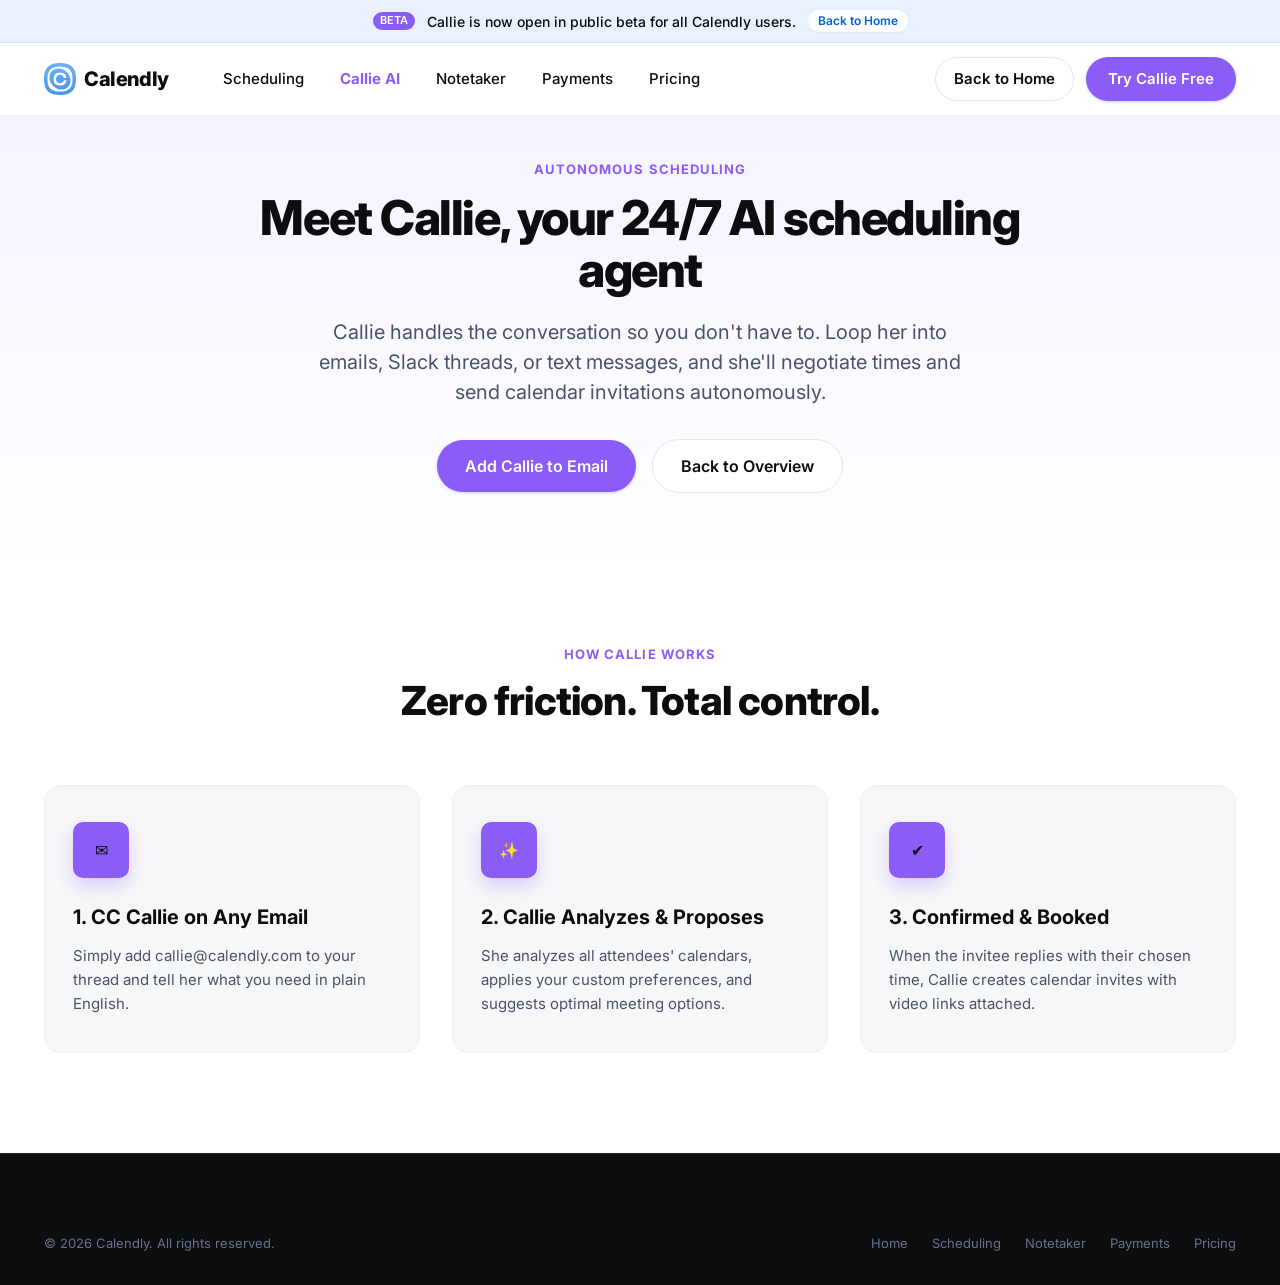
<file: callie.html>
<!DOCTYPE html>
<html lang="en">
<head>
  <meta charset="UTF-8" />
  <meta name="viewport" content="width=device-width, initial-scale=1.0" />
  <title>Callie AI Assistant – Calendly</title>
  <link rel="stylesheet" href="css/styles.css" />
  <link rel="preconnect" href="https://fonts.googleapis.com" />
  <link rel="preconnect" href="https://fonts.gstatic.com" crossorigin />
  <link href="https://fonts.googleapis.com/css2?family=Inter:wght@400;500;600;700;800&display=swap" rel="stylesheet" />
</head>
<body>

  <!-- Announcement Banner -->
  <div class="announcement-banner" id="announcementBanner">
    <div class="banner-content">
      <span class="badge" style="background:#8B5CF6; color:#fff;">BETA</span>
      <p>Callie is now open in public beta for all Calendly users.</p>
      <a href="index.html" class="banner-badge">Back to Home</a>
    </div>
  </div>

  <!-- Header -->
  <header class="site-header" id="siteHeader">
    <div class="header-container">
      <div class="header-left">
        <a href="index.html" class="logo" aria-label="Calendly Home">
          <svg class="logo-icon" viewBox="0 0 32 32" fill="none">
            <defs>
              <linearGradient id="c-grad" x1="16" y1="0" x2="16" y2="32" gradientUnits="userSpaceOnUse">
                <stop stop-color="#6AB0FF"/>
                <stop offset="1" stop-color="#4793EB"/>
              </linearGradient>
            </defs>
            <path d="M32 16C32 28.07 26.56 32 16 32C5.44 32 0 28.05 0 16C0 3.95 5.44 0 16 0C26.56 0 32 3.95 32 16Z" fill="url(#c-grad)"/>
            <path d="M16 28.58C7.7 28.58 3.42 25.49 3.42 16C3.42 6.51 7.7 3.42 16 3.42C24.3 3.42 28.58 6.51 28.58 16C28.58 25.49 24.3 28.58 16 28.58ZM22.85 9.19C18.46 4.8 11.84 4.31 8.06 8.09C4.27 11.88 4.76 18.5 9.15 22.89C13.54 27.27 20.16 27.76 23.94 23.98C27.73 20.2 27.24 13.57 22.85 9.19ZM16 20.34C17.77 20.34 19.27 19.12 19.82 17.44C19.87 17.29 20 17.18 20.16 17.18H22.05C22.21 17.18 22.34 17.33 22.32 17.49C21.9 21.18 19.77 22.44 16 22.44C11.78 22.44 9.61 20.86 9.61 16.04C9.61 11.21 11.78 9.64 16 9.64C19.77 9.64 21.9 10.89 22.32 14.59C22.34 14.75 22.21 14.89 22.05 14.89H20.16C20 14.89 19.87 14.79 19.82 14.64C19.27 12.95 17.77 11.73 16 11.73C13.77 11.73 11.96 13.66 11.96 16.04C11.96 18.41 13.77 20.34 16 20.34Z" fill="#fff"/>
          </svg>
          <span style="font-weight: 800; font-size: 20px; letter-spacing: -0.02em;">Calendly</span>
        </a>
        <nav class="main-nav">
          <a href="scheduling.html" class="nav-link">Scheduling</a>
          <a href="callie.html" class="nav-link" style="color: #8B5CF6; font-weight:700;">Callie AI</a>
          <a href="notetaker.html" class="nav-link">Notetaker</a>
          <a href="payments.html" class="nav-link">Payments</a>
          <a href="pricing.html" class="nav-link">Pricing</a>
        </nav>
      </div>
      <div class="header-right">
        <a href="index.html" class="btn-secondary">Back to Home</a>
        <a href="#" class="btn-primary" style="background:#8B5CF6;">Try Callie Free</a>
      </div>
    </div>
  </header>

  <main>
    <section class="hero-section" style="padding-bottom: 40px; background: linear-gradient(180deg, #F5F3FF 0%, #FFFFFF 100%);">
      <div class="container">
        <div class="hero-content">
          <span class="section-eyebrow purple-text"><span class="tab-dot callie-dot"></span> Autonomous Scheduling</span>
          <h1 class="hero-title" style="font-size: 48px;">Meet Callie, your 24/7 AI scheduling agent</h1>
          <p class="hero-subtitle">Callie handles the conversation so you don't have to. Loop her into emails, Slack threads, or text messages, and she'll negotiate times and send calendar invitations autonomously.</p>
          <div class="hero-cta-group">
            <a href="#" class="btn-primary btn-lg" style="background:#8B5CF6;">Add Callie to Email</a>
            <a href="index.html" class="btn-secondary btn-lg">Back to Overview</a>
          </div>
        </div>
      </div>
    </section>

    <section class="how-section" style="padding: 60px 0 100px;">
      <div class="container">
        <div class="section-header">
          <span class="section-eyebrow purple-text">How Callie Works</span>
          <h2 class="section-title">Zero friction. Total control.</h2>
        </div>
        <div class="steps-grid">
          <div class="step-card">
            <div class="step-visual">
              <div class="step-icon-wrap purple">&#9993;</div>
            </div>
            <h3>1. CC Callie on Any Email</h3>
            <p>Simply add callie@calendly.com to your thread and tell her what you need in plain English.</p>
          </div>
          <div class="step-card">
            <div class="step-visual">
              <div class="step-icon-wrap purple">&#10024;</div>
            </div>
            <h3>2. Callie Analyzes & Proposes</h3>
            <p>She analyzes all attendees' calendars, applies your custom preferences, and suggests optimal meeting options.</p>
          </div>
          <div class="step-card">
            <div class="step-visual">
              <div class="step-icon-wrap purple">&#10004;</div>
            </div>
            <h3>3. Confirmed & Booked</h3>
            <p>When the invitee replies with their chosen time, Callie creates calendar invites with video links attached.</p>
          </div>
        </div>
      </div>
    </section>
  </main>

  <!-- Footer -->
  <footer class="site-footer">
    <div class="container">
      <div class="footer-bottom" style="border-top: none; padding-top: 0;">
        <p>&copy; 2026 Calendly. All rights reserved.</p>
        <div class="footer-legal">
          <a href="index.html">Home</a>
          <a href="scheduling.html">Scheduling</a>
          <a href="notetaker.html">Notetaker</a>
          <a href="payments.html">Payments</a>
          <a href="pricing.html">Pricing</a>
        </div>
      </div>
    </div>
  </footer>
</body>
</html>
</file>
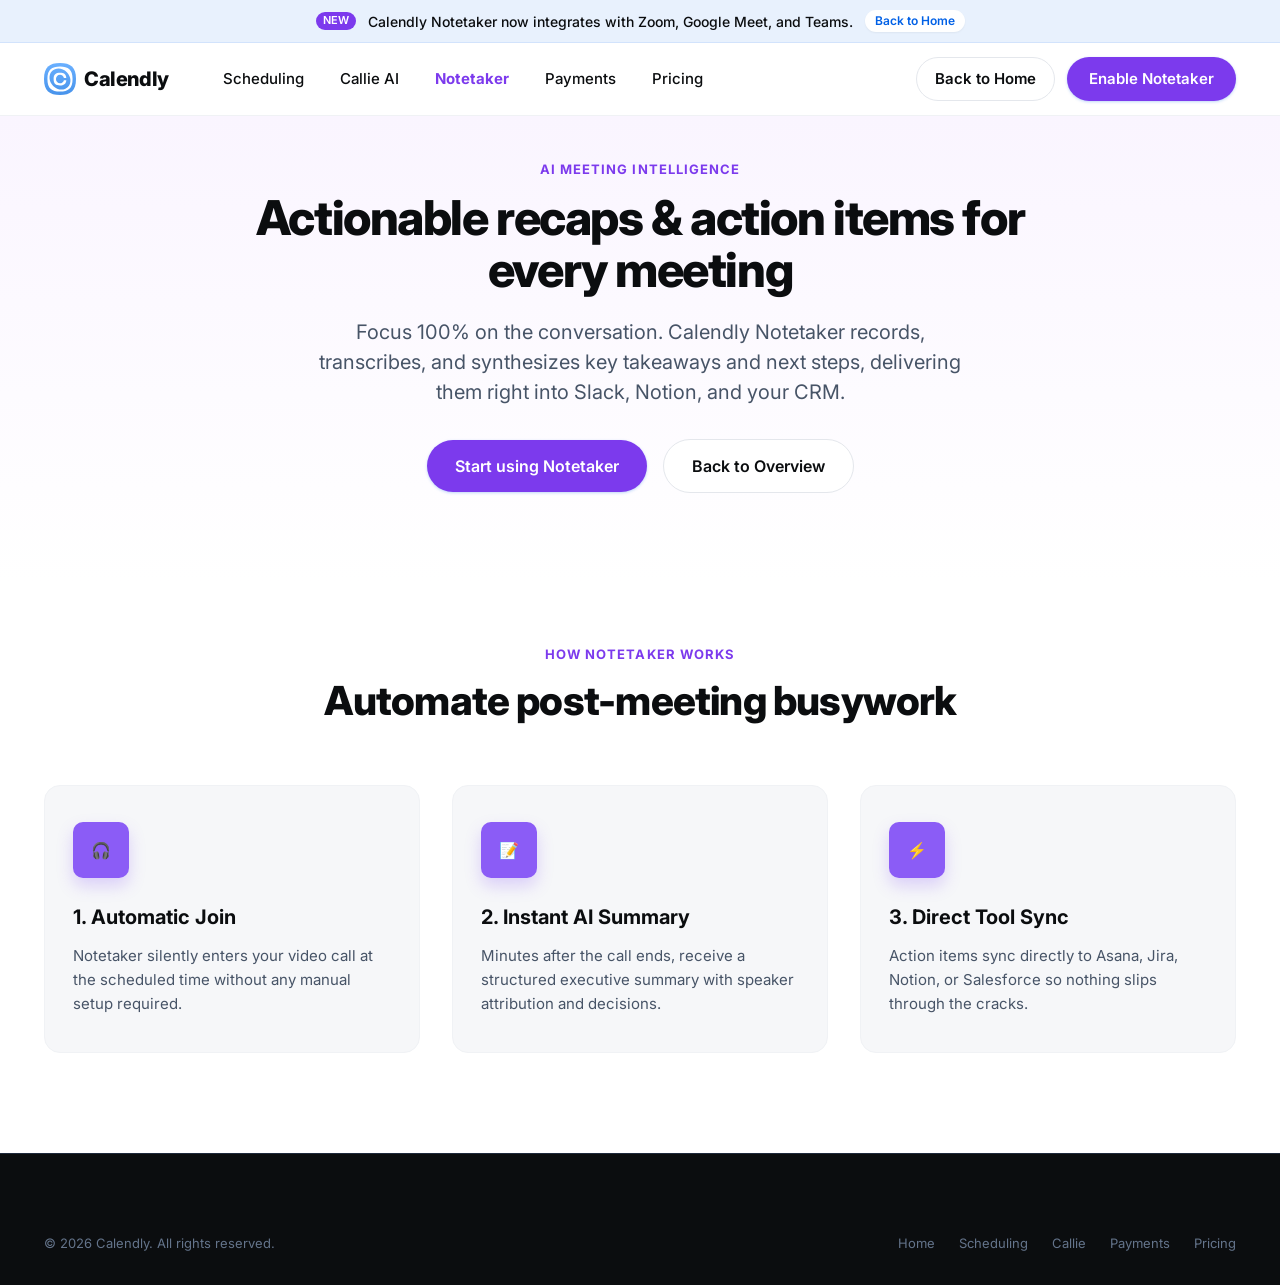
<file: notetaker.html>
<!DOCTYPE html>
<html lang="en">
<head>
  <meta charset="UTF-8" />
  <meta name="viewport" content="width=device-width, initial-scale=1.0" />
  <title>Notetaker – Calendly</title>
  <link rel="stylesheet" href="css/styles.css" />
  <link rel="preconnect" href="https://fonts.googleapis.com" />
  <link rel="preconnect" href="https://fonts.gstatic.com" crossorigin />
  <link href="https://fonts.googleapis.com/css2?family=Inter:wght@400;500;600;700;800&display=swap" rel="stylesheet" />
</head>
<body>

  <!-- Announcement Banner -->
  <div class="announcement-banner" id="announcementBanner">
    <div class="banner-content">
      <span class="badge" style="background:#7C3AED; color:#fff;">NEW</span>
      <p>Calendly Notetaker now integrates with Zoom, Google Meet, and Teams.</p>
      <a href="index.html" class="banner-badge">Back to Home</a>
    </div>
  </div>

  <!-- Header -->
  <header class="site-header" id="siteHeader">
    <div class="header-container">
      <div class="header-left">
        <a href="index.html" class="logo" aria-label="Calendly Home">
          <svg class="logo-icon" viewBox="0 0 32 32" fill="none">
            <defs>
              <linearGradient id="c-grad" x1="16" y1="0" x2="16" y2="32" gradientUnits="userSpaceOnUse">
                <stop stop-color="#6AB0FF"/>
                <stop offset="1" stop-color="#4793EB"/>
              </linearGradient>
            </defs>
            <path d="M32 16C32 28.07 26.56 32 16 32C5.44 32 0 28.05 0 16C0 3.95 5.44 0 16 0C26.56 0 32 3.95 32 16Z" fill="url(#c-grad)"/>
            <path d="M16 28.58C7.7 28.58 3.42 25.49 3.42 16C3.42 6.51 7.7 3.42 16 3.42C24.3 3.42 28.58 6.51 28.58 16C28.58 25.49 24.3 28.58 16 28.58ZM22.85 9.19C18.46 4.8 11.84 4.31 8.06 8.09C4.27 11.88 4.76 18.5 9.15 22.89C13.54 27.27 20.16 27.76 23.94 23.98C27.73 20.2 27.24 13.57 22.85 9.19ZM16 20.34C17.77 20.34 19.27 19.12 19.82 17.44C19.87 17.29 20 17.18 20.16 17.18H22.05C22.21 17.18 22.34 17.33 22.32 17.49C21.9 21.18 19.77 22.44 16 22.44C11.78 22.44 9.61 20.86 9.61 16.04C9.61 11.21 11.78 9.64 16 9.64C19.77 9.64 21.9 10.89 22.32 14.59C22.34 14.75 22.21 14.89 22.05 14.89H20.16C20 14.89 19.87 14.79 19.82 14.64C19.27 12.95 17.77 11.73 16 11.73C13.77 11.73 11.96 13.66 11.96 16.04C11.96 18.41 13.77 20.34 16 20.34Z" fill="#fff"/>
          </svg>
          <span style="font-weight: 800; font-size: 20px; letter-spacing: -0.02em;">Calendly</span>
        </a>
        <nav class="main-nav">
          <a href="scheduling.html" class="nav-link">Scheduling</a>
          <a href="callie.html" class="nav-link">Callie AI</a>
          <a href="notetaker.html" class="nav-link" style="color: #7C3AED; font-weight:700;">Notetaker</a>
          <a href="payments.html" class="nav-link">Payments</a>
          <a href="pricing.html" class="nav-link">Pricing</a>
        </nav>
      </div>
      <div class="header-right">
        <a href="index.html" class="btn-secondary">Back to Home</a>
        <a href="#" class="btn-primary" style="background:#7C3AED;">Enable Notetaker</a>
      </div>
    </div>
  </header>

  <main>
    <section class="hero-section" style="padding-bottom: 40px; background: linear-gradient(180deg, #FAF5FF 0%, #FFFFFF 100%);">
      <div class="container">
        <div class="hero-content">
          <span class="section-eyebrow lavender-text"><span class="tab-dot notetaker-dot"></span> AI Meeting Intelligence</span>
          <h1 class="hero-title" style="font-size: 48px;">Actionable recaps & action items for every meeting</h1>
          <p class="hero-subtitle">Focus 100% on the conversation. Calendly Notetaker records, transcribes, and synthesizes key takeaways and next steps, delivering them right into Slack, Notion, and your CRM.</p>
          <div class="hero-cta-group">
            <a href="#" class="btn-primary btn-lg" style="background:#7C3AED;">Start using Notetaker</a>
            <a href="index.html" class="btn-secondary btn-lg">Back to Overview</a>
          </div>
        </div>
      </div>
    </section>

    <section class="how-section" style="padding: 60px 0 100px;">
      <div class="container">
        <div class="section-header">
          <span class="section-eyebrow lavender-text">How Notetaker Works</span>
          <h2 class="section-title">Automate post-meeting busywork</h2>
        </div>
        <div class="steps-grid">
          <div class="step-card">
            <div class="step-visual">
              <div class="step-icon-wrap purple">&#127911;</div>
            </div>
            <h3>1. Automatic Join</h3>
            <p>Notetaker silently enters your video call at the scheduled time without any manual setup required.</p>
          </div>
          <div class="step-card">
            <div class="step-visual">
              <div class="step-icon-wrap purple">&#128221;</div>
            </div>
            <h3>2. Instant AI Summary</h3>
            <p>Minutes after the call ends, receive a structured executive summary with speaker attribution and decisions.</p>
          </div>
          <div class="step-card">
            <div class="step-visual">
              <div class="step-icon-wrap purple">&#9889;</div>
            </div>
            <h3>3. Direct Tool Sync</h3>
            <p>Action items sync directly to Asana, Jira, Notion, or Salesforce so nothing slips through the cracks.</p>
          </div>
        </div>
      </div>
    </section>
  </main>

  <footer class="site-footer">
    <div class="container">
      <div class="footer-bottom" style="border-top: none; padding-top: 0;">
        <p>&copy; 2026 Calendly. All rights reserved.</p>
        <div class="footer-legal">
          <a href="index.html">Home</a>
          <a href="scheduling.html">Scheduling</a>
          <a href="callie.html">Callie</a>
          <a href="payments.html">Payments</a>
          <a href="pricing.html">Pricing</a>
        </div>
      </div>
    </div>
  </footer>
</body>
</html>
</file>
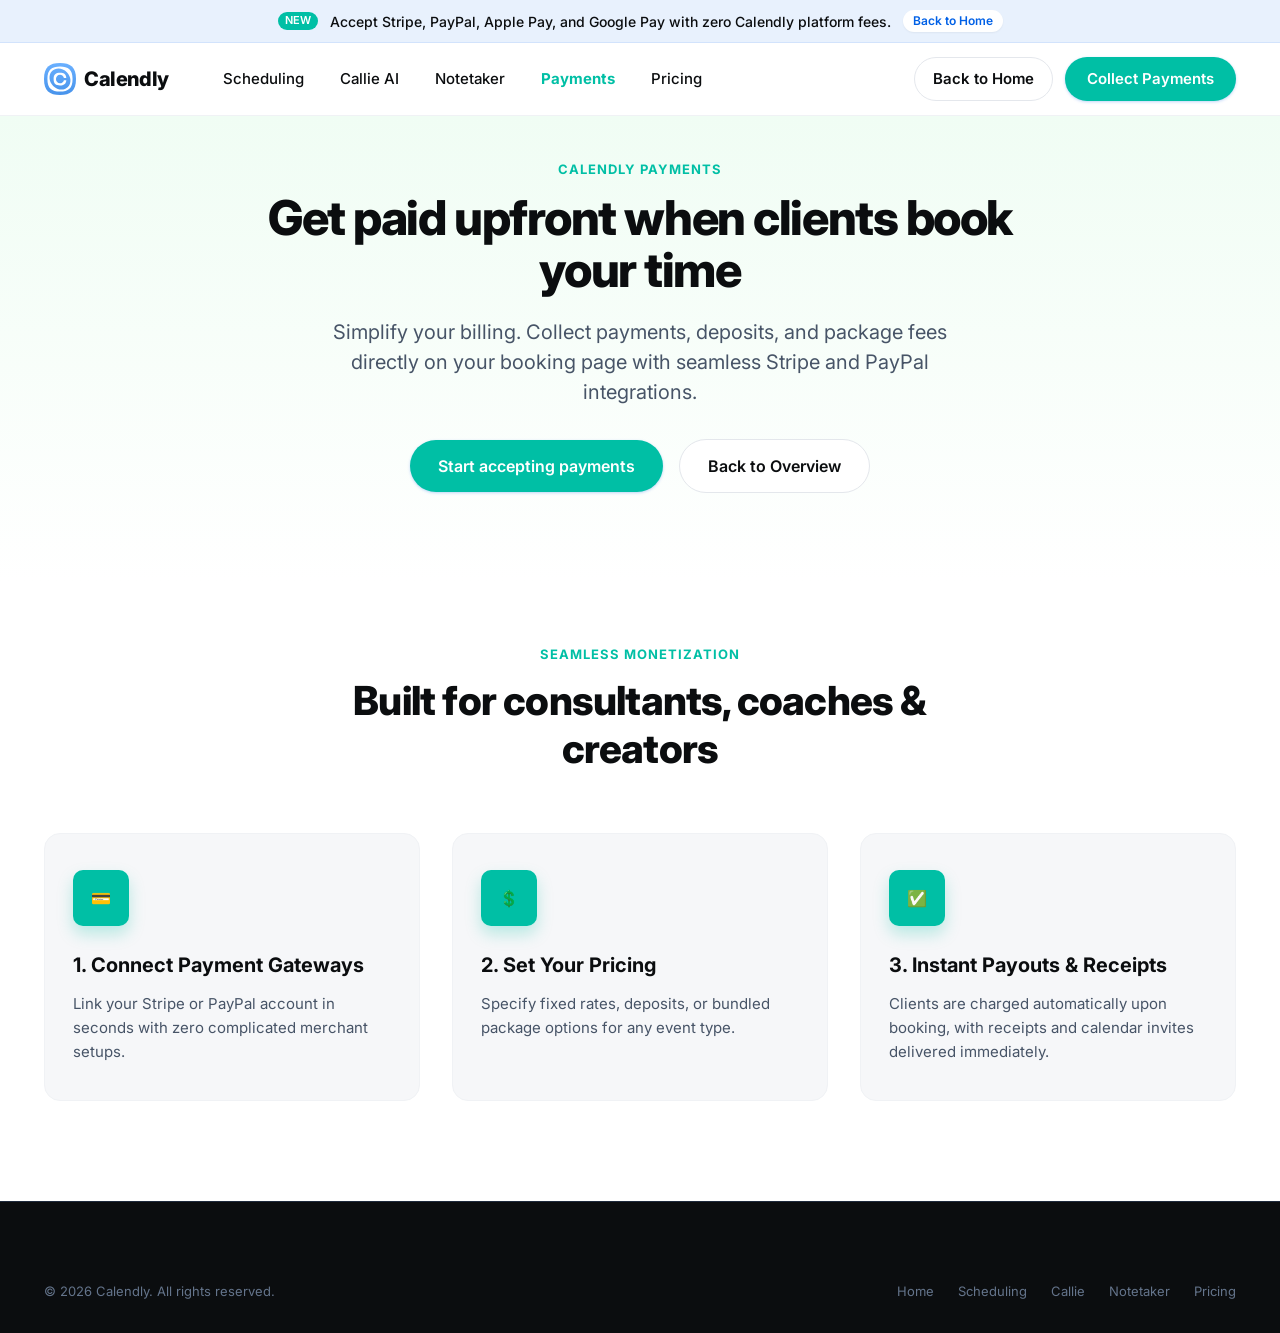
<file: payments.html>
<!DOCTYPE html>
<html lang="en">
<head>
  <meta charset="UTF-8" />
  <meta name="viewport" content="width=device-width, initial-scale=1.0" />
  <title>Payments – Calendly</title>
  <link rel="stylesheet" href="css/styles.css" />
  <link rel="preconnect" href="https://fonts.googleapis.com" />
  <link rel="preconnect" href="https://fonts.gstatic.com" crossorigin />
  <link href="https://fonts.googleapis.com/css2?family=Inter:wght@400;500;600;700;800&display=swap" rel="stylesheet" />
</head>
<body>

  <!-- Announcement Banner -->
  <div class="announcement-banner" id="announcementBanner">
    <div class="banner-content">
      <span class="badge" style="background:#00BFA5; color:#fff;">NEW</span>
      <p>Accept Stripe, PayPal, Apple Pay, and Google Pay with zero Calendly platform fees.</p>
      <a href="index.html" class="banner-badge">Back to Home</a>
    </div>
  </div>

  <!-- Header -->
  <header class="site-header" id="siteHeader">
    <div class="header-container">
      <div class="header-left">
        <a href="index.html" class="logo" aria-label="Calendly Home">
          <svg class="logo-icon" viewBox="0 0 32 32" fill="none">
            <defs>
              <linearGradient id="c-grad" x1="16" y1="0" x2="16" y2="32" gradientUnits="userSpaceOnUse">
                <stop stop-color="#6AB0FF"/>
                <stop offset="1" stop-color="#4793EB"/>
              </linearGradient>
            </defs>
            <path d="M32 16C32 28.07 26.56 32 16 32C5.44 32 0 28.05 0 16C0 3.95 5.44 0 16 0C26.56 0 32 3.95 32 16Z" fill="url(#c-grad)"/>
            <path d="M16 28.58C7.7 28.58 3.42 25.49 3.42 16C3.42 6.51 7.7 3.42 16 3.42C24.3 3.42 28.58 6.51 28.58 16C28.58 25.49 24.3 28.58 16 28.58ZM22.85 9.19C18.46 4.8 11.84 4.31 8.06 8.09C4.27 11.88 4.76 18.5 9.15 22.89C13.54 27.27 20.16 27.76 23.94 23.98C27.73 20.2 27.24 13.57 22.85 9.19ZM16 20.34C17.77 20.34 19.27 19.12 19.82 17.44C19.87 17.29 20 17.18 20.16 17.18H22.05C22.21 17.18 22.34 17.33 22.32 17.49C21.9 21.18 19.77 22.44 16 22.44C11.78 22.44 9.61 20.86 9.61 16.04C9.61 11.21 11.78 9.64 16 9.64C19.77 9.64 21.9 10.89 22.32 14.59C22.34 14.75 22.21 14.89 22.05 14.89H20.16C20 14.89 19.87 14.79 19.82 14.64C19.27 12.95 17.77 11.73 16 11.73C13.77 11.73 11.96 13.66 11.96 16.04C11.96 18.41 13.77 20.34 16 20.34Z" fill="#fff"/>
          </svg>
          <span style="font-weight: 800; font-size: 20px; letter-spacing: -0.02em;">Calendly</span>
        </a>
        <nav class="main-nav">
          <a href="scheduling.html" class="nav-link">Scheduling</a>
          <a href="callie.html" class="nav-link">Callie AI</a>
          <a href="notetaker.html" class="nav-link">Notetaker</a>
          <a href="payments.html" class="nav-link" style="color: #00BFA5; font-weight:700;">Payments</a>
          <a href="pricing.html" class="nav-link">Pricing</a>
        </nav>
      </div>
      <div class="header-right">
        <a href="index.html" class="btn-secondary">Back to Home</a>
        <a href="#" class="btn-primary" style="background:#00BFA5;">Collect Payments</a>
      </div>
    </div>
  </header>

  <main>
    <section class="hero-section" style="padding-bottom: 40px; background: linear-gradient(180deg, #F0FDF4 0%, #FFFFFF 100%);">
      <div class="container">
        <div class="hero-content">
          <span class="section-eyebrow teal-text"><span class="tab-dot payments-dot"></span> Calendly Payments</span>
          <h1 class="hero-title" style="font-size: 48px;">Get paid upfront when clients book your time</h1>
          <p class="hero-subtitle">Simplify your billing. Collect payments, deposits, and package fees directly on your booking page with seamless Stripe and PayPal integrations.</p>
          <div class="hero-cta-group">
            <a href="#" class="btn-primary btn-lg" style="background:#00BFA5;">Start accepting payments</a>
            <a href="index.html" class="btn-secondary btn-lg">Back to Overview</a>
          </div>
        </div>
      </div>
    </section>

    <section class="how-section" style="padding: 60px 0 100px;">
      <div class="container">
        <div class="section-header">
          <span class="section-eyebrow teal-text">Seamless Monetization</span>
          <h2 class="section-title">Built for consultants, coaches & creators</h2>
        </div>
        <div class="steps-grid">
          <div class="step-card">
            <div class="step-visual">
              <div class="step-icon-wrap teal">&#128179;</div>
            </div>
            <h3>1. Connect Payment Gateways</h3>
            <p>Link your Stripe or PayPal account in seconds with zero complicated merchant setups.</p>
          </div>
          <div class="step-card">
            <div class="step-visual">
              <div class="step-icon-wrap teal">&#128178;</div>
            </div>
            <h3>2. Set Your Pricing</h3>
            <p>Specify fixed rates, deposits, or bundled package options for any event type.</p>
          </div>
          <div class="step-card">
            <div class="step-visual">
              <div class="step-icon-wrap teal">&#9989;</div>
            </div>
            <h3>3. Instant Payouts & Receipts</h3>
            <p>Clients are charged automatically upon booking, with receipts and calendar invites delivered immediately.</p>
          </div>
        </div>
      </div>
    </section>
  </main>

  <footer class="site-footer">
    <div class="container">
      <div class="footer-bottom" style="border-top: none; padding-top: 0;">
        <p>&copy; 2026 Calendly. All rights reserved.</p>
        <div class="footer-legal">
          <a href="index.html">Home</a>
          <a href="scheduling.html">Scheduling</a>
          <a href="callie.html">Callie</a>
          <a href="notetaker.html">Notetaker</a>
          <a href="pricing.html">Pricing</a>
        </div>
      </div>
    </div>
  </footer>
</body>
</html>
</file>
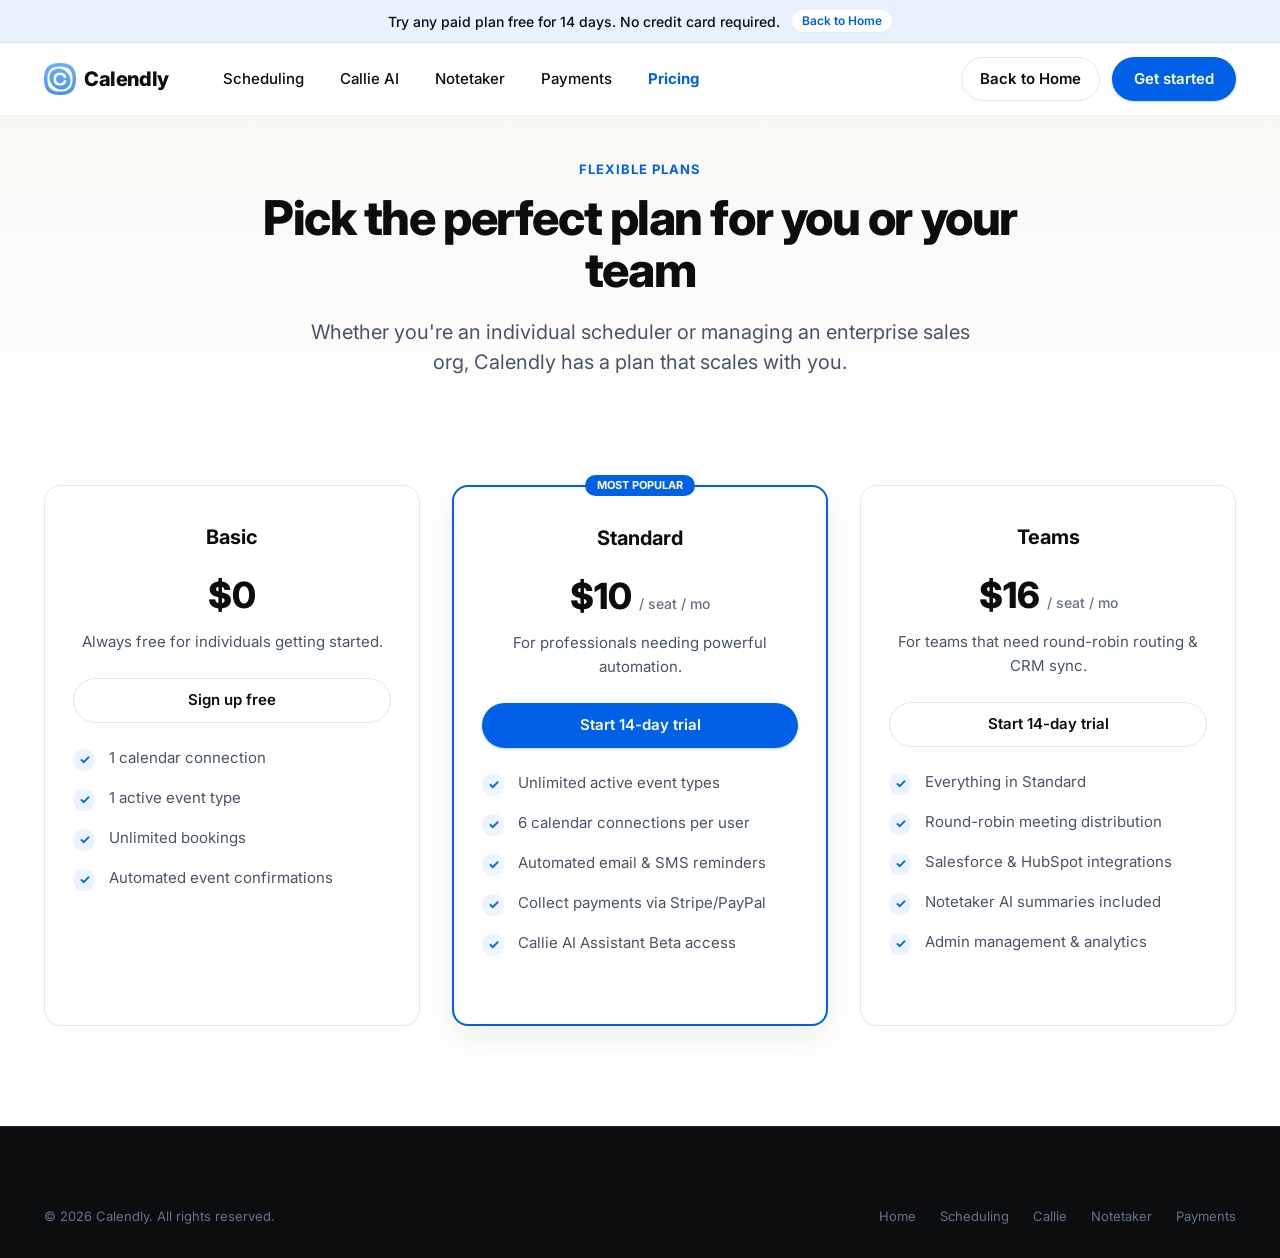
<file: pricing.html>
<!DOCTYPE html>
<html lang="en">
<head>
  <meta charset="UTF-8" />
  <meta name="viewport" content="width=device-width, initial-scale=1.0" />
  <title>Pricing – Calendly</title>
  <link rel="stylesheet" href="css/styles.css" />
  <link rel="preconnect" href="https://fonts.googleapis.com" />
  <link rel="preconnect" href="https://fonts.gstatic.com" crossorigin />
  <link href="https://fonts.googleapis.com/css2?family=Inter:wght@400;500;600;700;800&display=swap" rel="stylesheet" />
</head>
<body>

  <!-- Announcement Banner -->
  <div class="announcement-banner" id="announcementBanner">
    <div class="banner-content">
      <p>Try any paid plan free for 14 days. No credit card required.</p>
      <a href="index.html" class="banner-badge">Back to Home</a>
    </div>
  </div>

  <!-- Header -->
  <header class="site-header" id="siteHeader">
    <div class="header-container">
      <div class="header-left">
        <a href="index.html" class="logo" aria-label="Calendly Home">
          <svg class="logo-icon" viewBox="0 0 32 32" fill="none">
            <defs>
              <linearGradient id="c-grad" x1="16" y1="0" x2="16" y2="32" gradientUnits="userSpaceOnUse">
                <stop stop-color="#6AB0FF"/>
                <stop offset="1" stop-color="#4793EB"/>
              </linearGradient>
            </defs>
            <path d="M32 16C32 28.07 26.56 32 16 32C5.44 32 0 28.05 0 16C0 3.95 5.44 0 16 0C26.56 0 32 3.95 32 16Z" fill="url(#c-grad)"/>
            <path d="M16 28.58C7.7 28.58 3.42 25.49 3.42 16C3.42 6.51 7.7 3.42 16 3.42C24.3 3.42 28.58 6.51 28.58 16C28.58 25.49 24.3 28.58 16 28.58ZM22.85 9.19C18.46 4.8 11.84 4.31 8.06 8.09C4.27 11.88 4.76 18.5 9.15 22.89C13.54 27.27 20.16 27.76 23.94 23.98C27.73 20.2 27.24 13.57 22.85 9.19ZM16 20.34C17.77 20.34 19.27 19.12 19.82 17.44C19.87 17.29 20 17.18 20.16 17.18H22.05C22.21 17.18 22.34 17.33 22.32 17.49C21.9 21.18 19.77 22.44 16 22.44C11.78 22.44 9.61 20.86 9.61 16.04C9.61 11.21 11.78 9.64 16 9.64C19.77 9.64 21.9 10.89 22.32 14.59C22.34 14.75 22.21 14.89 22.05 14.89H20.16C20 14.89 19.87 14.79 19.82 14.64C19.27 12.95 17.77 11.73 16 11.73C13.77 11.73 11.96 13.66 11.96 16.04C11.96 18.41 13.77 20.34 16 20.34Z" fill="#fff"/>
          </svg>
          <span style="font-weight: 800; font-size: 20px; letter-spacing: -0.02em;">Calendly</span>
        </a>
        <nav class="main-nav">
          <a href="scheduling.html" class="nav-link">Scheduling</a>
          <a href="callie.html" class="nav-link">Callie AI</a>
          <a href="notetaker.html" class="nav-link">Notetaker</a>
          <a href="payments.html" class="nav-link">Payments</a>
          <a href="pricing.html" class="nav-link" style="color: var(--color-primary); font-weight:700;">Pricing</a>
        </nav>
      </div>
      <div class="header-right">
        <a href="index.html" class="btn-secondary">Back to Home</a>
        <a href="#" class="btn-primary">Get started</a>
      </div>
    </div>
  </header>

  <main>
    <section class="hero-section" style="padding-bottom: 40px;">
      <div class="container">
        <div class="hero-content">
          <span class="section-eyebrow">Flexible Plans</span>
          <h1 class="hero-title" style="font-size: 48px;">Pick the perfect plan for you or your team</h1>
          <p class="hero-subtitle">Whether you're an individual scheduler or managing an enterprise sales org, Calendly has a plan that scales with you.</p>
        </div>
      </div>
    </section>

    <!-- Pricing Cards -->
    <section class="how-section" style="padding: 20px 0 100px;">
      <div class="container">
        <div class="steps-grid">
          <!-- Free Plan -->
          <div class="step-card" style="background:#fff; border-color:var(--color-border); text-align:center;">
            <h3>Basic</h3>
            <div style="font-size: 36px; font-weight: 800; margin: 16px 0 8px; color:var(--color-text-main);">$0</div>
            <p style="margin-bottom: 24px;">Always free for individuals getting started.</p>
            <a href="#" class="btn-secondary full-width" style="margin-bottom: 24px;">Sign up free</a>
            <ul class="feature-checklist" style="text-align: left; font-size: 14px;">
              <li><span class="feature-check">&#10003;</span> 1 calendar connection</li>
              <li><span class="feature-check">&#10003;</span> 1 active event type</li>
              <li><span class="feature-check">&#10003;</span> Unlimited bookings</li>
              <li><span class="feature-check">&#10003;</span> Automated event confirmations</li>
            </ul>
          </div>

          <!-- Standard Plan -->
          <div class="step-card" style="background:#fff; border: 2px solid var(--color-primary); box-shadow: 0 12px 32px var(--color-shadow); text-align:center; position:relative;">
            <div style="position:absolute; top:-12px; left:50%; transform:translateX(-50%); background:var(--color-primary); color:#fff; font-size:11px; font-weight:700; padding:2px 12px; border-radius:var(--radius-full); text-transform:uppercase;">Most Popular</div>
            <h3>Standard</h3>
            <div style="font-size: 36px; font-weight: 800; margin: 16px 0 8px; color:var(--color-text-main);">$10 <span style="font-size: 14px; font-weight:500; color:var(--color-text-muted);">/ seat / mo</span></div>
            <p style="margin-bottom: 24px;">For professionals needing powerful automation.</p>
            <a href="#" class="btn-primary full-width" style="margin-bottom: 24px;">Start 14-day trial</a>
            <ul class="feature-checklist" style="text-align: left; font-size: 14px;">
              <li><span class="feature-check">&#10003;</span> Unlimited active event types</li>
              <li><span class="feature-check">&#10003;</span> 6 calendar connections per user</li>
              <li><span class="feature-check">&#10003;</span> Automated email & SMS reminders</li>
              <li><span class="feature-check">&#10003;</span> Collect payments via Stripe/PayPal</li>
              <li><span class="feature-check">&#10003;</span> Callie AI Assistant Beta access</li>
            </ul>
          </div>

          <!-- Teams Plan -->
          <div class="step-card" style="background:#fff; border-color:var(--color-border); text-align:center;">
            <h3>Teams</h3>
            <div style="font-size: 36px; font-weight: 800; margin: 16px 0 8px; color:var(--color-text-main);">$16 <span style="font-size: 14px; font-weight:500; color:var(--color-text-muted);">/ seat / mo</span></div>
            <p style="margin-bottom: 24px;">For teams that need round-robin routing & CRM sync.</p>
            <a href="#" class="btn-secondary full-width" style="margin-bottom: 24px;">Start 14-day trial</a>
            <ul class="feature-checklist" style="text-align: left; font-size: 14px;">
              <li><span class="feature-check">&#10003;</span> Everything in Standard</li>
              <li><span class="feature-check">&#10003;</span> Round-robin meeting distribution</li>
              <li><span class="feature-check">&#10003;</span> Salesforce & HubSpot integrations</li>
              <li><span class="feature-check">&#10003;</span> Notetaker AI summaries included</li>
              <li><span class="feature-check">&#10003;</span> Admin management & analytics</li>
            </ul>
          </div>
        </div>
      </div>
    </section>
  </main>

  <footer class="site-footer">
    <div class="container">
      <div class="footer-bottom" style="border-top: none; padding-top: 0;">
        <p>&copy; 2026 Calendly. All rights reserved.</p>
        <div class="footer-legal">
          <a href="index.html">Home</a>
          <a href="scheduling.html">Scheduling</a>
          <a href="callie.html">Callie</a>
          <a href="notetaker.html">Notetaker</a>
          <a href="payments.html">Payments</a>
        </div>
      </div>
    </div>
  </footer>
</body>
</html>
</file>
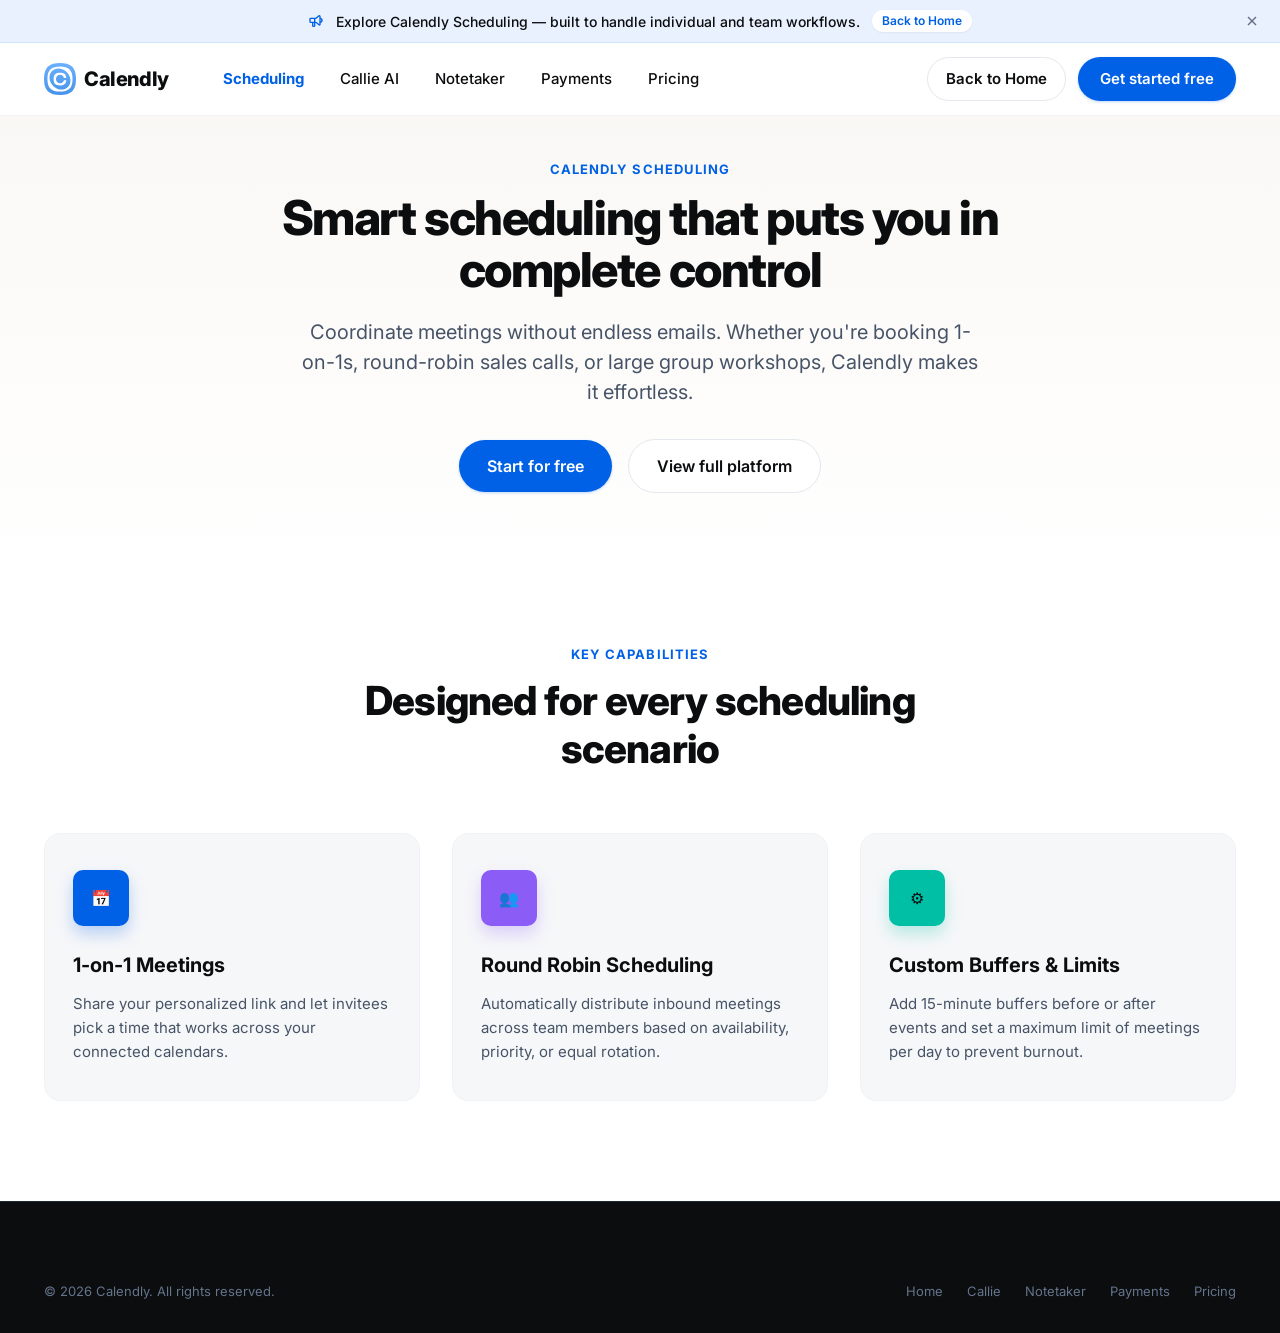
<file: scheduling.html>
<!DOCTYPE html>
<html lang="en">
<head>
  <meta charset="UTF-8" />
  <meta name="viewport" content="width=device-width, initial-scale=1.0" />
  <title>Scheduling – Calendly</title>
  <link rel="stylesheet" href="css/styles.css" />
  <link rel="preconnect" href="https://fonts.googleapis.com" />
  <link rel="preconnect" href="https://fonts.gstatic.com" crossorigin />
  <link href="https://fonts.googleapis.com/css2?family=Inter:wght@400;500;600;700;800&display=swap" rel="stylesheet" />
</head>
<body>

  <!-- Announcement Banner -->
  <div class="announcement-banner" id="announcementBanner">
    <div class="banner-content">
      <svg class="banner-icon" viewBox="0 0 24 24" fill="none" stroke="currentColor" stroke-width="2"><path d="M18 8a3 3 0 0 1 0 6"/><path d="M10 8v11a1 1 0 0 1 -1 1h-1a1 1 0 0 1 -1 -1v-5"/><path d="M12 8l4.524 -3.77a.9 .9 0 0 1 1.476 .692v12.156a.9 .9 0 0 1 -1.476 .692l-4.524 -3.77h-8a1 1 0 0 1 -1 -1v-4a1 1 0 0 1 1 -1h8"/></svg>
      <p>Explore Calendly Scheduling — built to handle individual and team workflows.</p>
      <a href="index.html" class="banner-badge">Back to Home</a>
    </div>
    <button class="banner-close" id="closeBanner" aria-label="Dismiss announcement">
      <svg width="16" height="16" viewBox="0 0 24 24" fill="none" stroke="currentColor" stroke-width="2"><path d="M18 6l-12 12"/><path d="M6 6l12 12"/></svg>
    </button>
  </div>

  <!-- Header -->
  <header class="site-header" id="siteHeader">
    <div class="header-container">
      <div class="header-left">
        <a href="index.html" class="logo" aria-label="Calendly Home">
          <svg class="logo-icon" viewBox="0 0 32 32" fill="none">
            <defs>
              <linearGradient id="c-grad" x1="16" y1="0" x2="16" y2="32" gradientUnits="userSpaceOnUse">
                <stop stop-color="#6AB0FF"/>
                <stop offset="1" stop-color="#4793EB"/>
              </linearGradient>
            </defs>
            <path d="M32 16C32 28.07 26.56 32 16 32C5.44 32 0 28.05 0 16C0 3.95 5.44 0 16 0C26.56 0 32 3.95 32 16Z" fill="url(#c-grad)"/>
            <path d="M16 28.58C7.7 28.58 3.42 25.49 3.42 16C3.42 6.51 7.7 3.42 16 3.42C24.3 3.42 28.58 6.51 28.58 16C28.58 25.49 24.3 28.58 16 28.58ZM22.85 9.19C18.46 4.8 11.84 4.31 8.06 8.09C4.27 11.88 4.76 18.5 9.15 22.89C13.54 27.27 20.16 27.76 23.94 23.98C27.73 20.2 27.24 13.57 22.85 9.19ZM16 20.34C17.77 20.34 19.27 19.12 19.82 17.44C19.87 17.29 20 17.18 20.16 17.18H22.05C22.21 17.18 22.34 17.33 22.32 17.49C21.9 21.18 19.77 22.44 16 22.44C11.78 22.44 9.61 20.86 9.61 16.04C9.61 11.21 11.78 9.64 16 9.64C19.77 9.64 21.9 10.89 22.32 14.59C22.34 14.75 22.21 14.89 22.05 14.89H20.16C20 14.89 19.87 14.79 19.82 14.64C19.27 12.95 17.77 11.73 16 11.73C13.77 11.73 11.96 13.66 11.96 16.04C11.96 18.41 13.77 20.34 16 20.34Z" fill="#fff"/>
          </svg>
          <span style="font-weight: 800; font-size: 20px; letter-spacing: -0.02em;">Calendly</span>
        </a>
        <nav class="main-nav">
          <a href="scheduling.html" class="nav-link" style="color: var(--color-primary); font-weight:700;">Scheduling</a>
          <a href="callie.html" class="nav-link">Callie AI</a>
          <a href="notetaker.html" class="nav-link">Notetaker</a>
          <a href="payments.html" class="nav-link">Payments</a>
          <a href="pricing.html" class="nav-link">Pricing</a>
        </nav>
      </div>
      <div class="header-right">
        <a href="index.html" class="btn-secondary">Back to Home</a>
        <a href="#" class="btn-primary">Get started free</a>
      </div>
    </div>
  </header>

  <main>
    <!-- Hero Section -->
    <section class="hero-section" style="padding-bottom: 40px;">
      <div class="container">
        <div class="hero-content">
          <span class="section-eyebrow blue-text"><span class="tab-dot scheduling-dot"></span> Calendly Scheduling</span>
          <h1 class="hero-title" style="font-size: 48px;">Smart scheduling that puts you in complete control</h1>
          <p class="hero-subtitle">Coordinate meetings without endless emails. Whether you're booking 1-on-1s, round-robin sales calls, or large group workshops, Calendly makes it effortless.</p>
          <div class="hero-cta-group">
            <a href="#" class="btn-primary btn-lg">Start for free</a>
            <a href="index.html" class="btn-secondary btn-lg">View full platform</a>
          </div>
        </div>
      </div>
    </section>

    <!-- Detailed Features Grid -->
    <section class="how-section" style="padding: 60px 0 100px;">
      <div class="container">
        <div class="section-header">
          <span class="section-eyebrow">Key Capabilities</span>
          <h2 class="section-title">Designed for every scheduling scenario</h2>
        </div>
        <div class="steps-grid">
          <div class="step-card">
            <div class="step-visual">
              <div class="step-icon-wrap blue">&#128197;</div>
            </div>
            <h3>1-on-1 Meetings</h3>
            <p>Share your personalized link and let invitees pick a time that works across your connected calendars.</p>
          </div>
          <div class="step-card">
            <div class="step-visual">
              <div class="step-icon-wrap purple">&#128101;</div>
            </div>
            <h3>Round Robin Scheduling</h3>
            <p>Automatically distribute inbound meetings across team members based on availability, priority, or equal rotation.</p>
          </div>
          <div class="step-card">
            <div class="step-visual">
              <div class="step-icon-wrap teal">&#9881;</div>
            </div>
            <h3>Custom Buffers & Limits</h3>
            <p>Add 15-minute buffers before or after events and set a maximum limit of meetings per day to prevent burnout.</p>
          </div>
        </div>
      </div>
    </section>
  </main>

  <!-- Footer -->
  <footer class="site-footer">
    <div class="container">
      <div class="footer-bottom" style="border-top: none; padding-top: 0;">
        <p>&copy; 2026 Calendly. All rights reserved.</p>
        <div class="footer-legal">
          <a href="index.html">Home</a>
          <a href="callie.html">Callie</a>
          <a href="notetaker.html">Notetaker</a>
          <a href="payments.html">Payments</a>
          <a href="pricing.html">Pricing</a>
        </div>
      </div>
    </div>
  </footer>
</body>
</html>
</file>
<file: css/styles.css>
/* ========================================================
   CALENDLY FRONTEND CLONE STYLESHEET
   Clean, Modern, Responsive Design System
   ======================================================== */

:root {
  --color-primary: #0060E6;
  --color-primary-hover: #004EC2;
  --color-primary-light: #EBF3FE;
  --color-text-main: #0B0D0F;
  --color-text-secondary: #475467;
  --color-text-muted: #667085;
  --color-bg-page: #FFFFFF;
  --color-bg-warm: #FAF8F5;
  --color-bg-subtle: #F6F7F9;
  --color-border: #E4E7EC;
  --color-border-subtle: #F0F2F5;
  --color-shadow: rgba(16, 24, 40, 0.08);
  --color-shadow-lg: rgba(16, 24, 40, 0.12);
  --font-family: 'Inter', -apple-system, BlinkMacSystemFont, "Segoe UI", Roboto, sans-serif;
  --radius-sm: 6px;
  --radius-md: 10px;
  --radius-lg: 16px;
  --radius-xl: 24px;
  --radius-full: 9999px;
  --max-width: 1240px;
  --transition: all 0.2s cubic-bezier(0.16, 1, 0.3, 1);
}

/* Base & Reset */
*, *::before, *::after {
  box-sizing: border-box;
  margin: 0;
  padding: 0;
}

html {
  font-size: 16px;
  scroll-behavior: smooth;
  -webkit-font-smoothing: antialiased;
  -moz-osx-font-smoothing: grayscale;
}

body {
  font-family: var(--font-family);
  background-color: var(--color-bg-page);
  color: var(--color-text-main);
  line-height: 1.5;
  overflow-x: hidden;
}

img, svg {
  vertical-align: middle;
}

a {
  color: inherit;
  text-decoration: none;
  transition: var(--transition);
}

button {
  font-family: inherit;
  border: none;
  background: none;
  cursor: pointer;
  transition: var(--transition);
}

.container {
  max-width: var(--max-width);
  margin-left: auto;
  margin-right: auto;
  padding-left: 24px;
  padding-right: 24px;
}

/* ========================================================
   ANNOUNCEMENT BANNER
   ======================================================== */
.pure-banner-check {
  display: none !important;
}

.pure-banner-check:checked + .announcement-banner {
  display: none !important;
}

.announcement-banner {
  background: #E8F1FD;
  color: #0B0D0F;
  border-bottom: 1px solid #D2E3FC;
  padding: 10px 24px;
  display: flex;
  align-items: center;
  justify-content: center;
  position: relative;
  font-size: 14px;
  font-weight: 500;
  transition: max-height 0.3s ease, opacity 0.3s ease;
}

.announcement-banner.hidden {
  display: none;
}

.banner-content {
  display: flex;
  align-items: center;
  gap: 12px;
  text-align: center;
  flex-wrap: wrap;
  justify-content: center;
}

.banner-icon {
  width: 16px;
  height: 16px;
  color: var(--color-primary);
  flex-shrink: 0;
}

.banner-badge {
  display: inline-flex;
  align-items: center;
  gap: 4px;
  background: #FFFFFF;
  color: var(--color-primary);
  padding: 2px 10px;
  border-radius: var(--radius-full);
  font-size: 12px;
  font-weight: 600;
  cursor: pointer;
  box-shadow: 0 1px 2px rgba(0,0,0,0.05);
}

.banner-badge:hover {
  background: #F0F6FF;
}

.banner-close {
  position: absolute;
  right: 16px;
  top: 50%;
  transform: translateY(-50%);
  color: #667085;
  padding: 4px;
  border-radius: var(--radius-sm);
  display: flex;
  align-items: center;
  justify-content: center;
  cursor: pointer;
  user-select: none;
}

.banner-close:hover {
  color: #0B0D0F;
  background: rgba(0,0,0,0.05);
}
  display: flex;
  align-items: center;
  justify-content: center;
}

.banner-close:hover {
  color: #0B0D0F;
  background: rgba(0,0,0,0.05);
}

/* ========================================================
   HEADER & NAVIGATION
   ======================================================== */
.site-header {
  position: sticky;
  top: 0;
  z-index: 100;
  background: rgba(255, 255, 255, 0.95);
  backdrop-filter: blur(8px);
  border-bottom: 1px solid var(--color-border-subtle);
  transition: box-shadow 0.2s ease;
}

.site-header.scrolled {
  box-shadow: 0 4px 16px rgba(0, 0, 0, 0.06);
}

.header-container {
  max-width: var(--max-width);
  margin: 0 auto;
  padding: 0 24px;
  height: 72px;
  display: flex;
  align-items: center;
  justify-content: space-between;
}

.header-left {
  display: flex;
  align-items: center;
  gap: 40px;
}

.logo {
  display: flex;
  align-items: center;
  gap: 8px;
  flex-shrink: 0;
}

.logo-icon {
  width: 32px;
  height: 32px;
}

.logo-text {
  height: 22px;
  width: auto;
}

.main-nav {
  display: flex;
  align-items: center;
  gap: 8px;
}

.nav-item {
  position: relative;
  display: flex;
  align-items: center;
  height: 72px; /* full header height */
}

.nav-link {
  display: inline-flex;
  align-items: center;
  gap: 6px;
  padding: 8px 14px;
  font-size: 15px;
  font-weight: 500;
  color: var(--color-text-main);
  border-radius: var(--radius-sm);
  transition: var(--transition);
  cursor: pointer;
  user-select: none;
}

.nav-link:hover {
  background-color: var(--color-bg-subtle);
  color: var(--color-primary);
}

.nav-link .chevron {
  transition: transform 0.2s ease;
  pointer-events: none;
}

.nav-item:hover .nav-link .chevron,
.nav-item.open .nav-link .chevron {
  transform: rotate(180deg);
}

/* Dropdown Menus */
.dropdown-menu {
  position: absolute;
  top: 64px;
  left: 0;
  padding: 24px;
  background: #FFFFFF;
  border: 1px solid var(--color-border);
  border-radius: var(--radius-lg);
  box-shadow: 0 16px 48px var(--color-shadow-lg);
  opacity: 0;
  visibility: hidden;
  pointer-events: none;
  transform: translateY(6px);
  transition: opacity 0.2s cubic-bezier(0.16, 1, 0.3, 1), transform 0.2s cubic-bezier(0.16, 1, 0.3, 1), visibility 0.2s;
  z-index: 1000;
  display: flex;
  gap: 28px;
}

/* Seamless bridge so mouse movement to menu is never dropped */
.dropdown-menu::before {
  content: "";
  position: absolute;
  top: -24px;
  left: 0;
  right: 0;
  height: 24px;
  background: transparent;
}

.nav-item:hover .dropdown-menu,
.nav-item.open .dropdown-menu {
  opacity: 1;
  visibility: visible;
  pointer-events: auto;
  transform: translateY(0);
}

.product-dropdown {
  width: 580px;
}

.solutions-dropdown {
  width: 600px;
}

.resources-dropdown {
  width: 560px;
}

.dropdown-column {
  flex: 1;
  display: flex;
  flex-col: column;
  flex-direction: column;
  gap: 8px;
}

.dropdown-label {
  font-size: 11px;
  font-weight: 700;
  text-transform: uppercase;
  letter-spacing: 0.08em;
  color: var(--color-text-muted);
  margin-bottom: 6px;
  padding-left: 8px;
}

.dropdown-item {
  display: flex;
  align-items: center;
  gap: 12px;
  padding: 10px;
  border-radius: var(--radius-md);
  transition: var(--transition);
}

.dropdown-item:hover {
  background: var(--color-bg-subtle);
}

.dropdown-icon {
  width: 36px;
  height: 36px;
  border-radius: var(--radius-sm);
  display: flex;
  align-items: center;
  justify-content: center;
  flex-shrink: 0;
}

.dropdown-icon svg {
  width: 20px;
  height: 20px;
}

.scheduling-icon { background: #0060E6; }
.ai-icon { background: #8B5CF6; }
.notetaker-icon { background: #B89FFA; }
.contacts-icon { background: #F8961F; }
.payments-icon { background: #00BFA5; }

.dropdown-item-title {
  font-size: 14px;
  font-weight: 600;
  color: var(--color-text-main);
  display: flex;
  align-items: center;
  gap: 6px;
}

.dropdown-item-desc {
  font-size: 12px;
  color: var(--color-text-secondary);
  display: block;
}

.dropdown-link-item {
  padding: 8px 12px;
  font-size: 14px;
  font-weight: 500;
  color: var(--color-text-main);
  border-radius: var(--radius-sm);
  transition: var(--transition);
}

.dropdown-link-item:hover {
  background: var(--color-bg-subtle);
  color: var(--color-primary);
  transform: translateX(2px);
}

/* Badges */
.badge {
  display: inline-block;
  font-size: 11px;
  font-weight: 600;
  padding: 2px 7px;
  border-radius: var(--radius-full);
  background: #F2F4F7;
  color: var(--color-text-secondary);
  line-height: 1.2;
}

/* Header Buttons */
.header-right {
  display: flex;
  align-items: center;
  gap: 12px;
}

.btn-text {
  font-size: 15px;
  font-weight: 600;
  color: var(--color-text-main);
  padding: 10px 14px;
  border-radius: var(--radius-sm);
}

.btn-text:hover {
  color: var(--color-primary);
}

.btn-secondary {
  display: inline-flex;
  align-items: center;
  justify-content: center;
  padding: 10px 18px;
  font-size: 15px;
  font-weight: 600;
  border: 1.5px solid var(--color-border);
  border-radius: var(--radius-full);
  color: var(--color-text-main);
  background: #FFFFFF;
}

.btn-secondary:hover {
  border-color: var(--color-text-main);
  background: var(--color-bg-subtle);
}

.btn-primary {
  display: inline-flex;
  align-items: center;
  justify-content: center;
  padding: 11px 22px;
  font-size: 15px;
  font-weight: 600;
  background: var(--color-primary);
  color: #FFFFFF;
  border-radius: var(--radius-full);
  box-shadow: 0 1px 3px rgba(0, 96, 230, 0.25);
}

.btn-primary:hover {
  background: var(--color-primary-hover);
  box-shadow: 0 4px 12px rgba(0, 96, 230, 0.35);
  transform: translateY(-1px);
}

.btn-lg {
  padding: 14px 28px;
  font-size: 16px;
}

.mobile-menu-checkbox {
  display: none !important;
}

.mobile-menu-btn {
  display: none;
  flex-direction: column;
  gap: 5px;
  padding: 8px;
  border-radius: var(--radius-sm);
  cursor: pointer;
  user-select: none;
}

.mobile-menu-btn span {
  width: 22px;
  height: 2px;
  background: var(--color-text-main);
  transition: transform 0.25s ease, opacity 0.2s ease;
}

.mobile-menu-checkbox:checked ~ .site-header .mobile-menu-btn span:nth-child(1) {
  transform: translateY(7px) rotate(45deg);
}

.mobile-menu-checkbox:checked ~ .site-header .mobile-menu-btn span:nth-child(2) {
  opacity: 0;
}

.mobile-menu-checkbox:checked ~ .site-header .mobile-menu-btn span:nth-child(3) {
  transform: translateY(-7px) rotate(-45deg);
}

.mobile-menu {
  display: none;
  position: fixed;
  top: 72px;
  left: 0;
  right: 0;
  bottom: 0;
  background: #FFFFFF;
  padding: 24px;
  overflow-y: auto;
  z-index: 99;
}

.mobile-menu-checkbox:checked ~ .mobile-menu {
  display: block;
}

.mobile-nav {
  display: flex;
  flex-direction: column;
  gap: 8px;
}

details.mobile-nav-item {
  width: 100%;
  border-bottom: 1px solid var(--color-border-subtle);
}

details.mobile-nav-item summary {
  list-style: none;
  cursor: pointer;
  outline: none;
}

details.mobile-nav-item summary::-webkit-details-marker {
  display: none;
}

.mobile-nav-link {
  display: flex;
  align-items: center;
  justify-content: space-between;
  width: 100%;
  padding: 14px 0;
  font-size: 17px;
  font-weight: 600;
  color: var(--color-text-main);
  text-align: left;
}

.mobile-nav-link svg {
  transition: transform 0.2s ease;
}

details.mobile-nav-item[open] .mobile-nav-link svg {
  transform: rotate(180deg);
}

.mobile-submenu {
  display: flex;
  flex-direction: column;
  gap: 12px;
  padding: 12px 16px;
  background: var(--color-bg-subtle);
  border-radius: var(--radius-md);
  margin-bottom: 12px;
}

.mobile-submenu a {
  font-size: 15px;
  color: var(--color-text-secondary);
}

.mobile-menu-cta {
  margin-top: 32px;
  display: flex;
  flex-direction: column;
  gap: 12px;
}

.full-width {
  width: 100%;
}

/* ========================================================
   SECTION 1: HERO
   ======================================================== */
.hero-section {
  padding: 40px 16px 80px;
  background: linear-gradient(180deg, #FAF8F5 0%, #FFFFFF 100%);
}

.hero-wrapper {
  max-width: var(--max-width);
  margin: 0 auto;
}

.hero-content {
  text-align: center;
  max-width: 840px;
  margin: 0 auto 48px;
}

.hero-title {
  font-size: 56px;
  font-weight: 800;
  line-height: 1.1;
  letter-spacing: -0.03em;
  color: var(--color-text-main);
  margin-bottom: 20px;
}

.hero-subtitle {
  font-size: 20px;
  line-height: 1.5;
  color: var(--color-text-secondary);
  max-width: 680px;
  margin: 0 auto 32px;
}

.hero-cta-group {
  display: flex;
  align-items: center;
  justify-content: center;
  gap: 16px;
  flex-wrap: wrap;
  margin-bottom: 16px;
}

.btn-oauth {
  display: inline-flex;
  align-items: center;
  gap: 12px;
  padding: 12px 24px;
  font-size: 15px;
  font-weight: 600;
  color: #FFFFFF;
  background: var(--color-text-main);
  border-radius: var(--radius-full);
  box-shadow: 0 4px 14px rgba(0, 0, 0, 0.1);
}

.btn-oauth:hover {
  background: #252c38;
  transform: translateY(-1px);
  box-shadow: 0 6px 20px rgba(0, 0, 0, 0.15);
}

.oauth-icon {
  width: 22px;
  height: 22px;
  display: flex;
  align-items: center;
  justify-content: center;
  background: #FFFFFF;
  border-radius: 4px;
  padding: 2px;
}

.oauth-icon svg {
  width: 100%;
  height: 100%;
}

.hero-note {
  font-size: 14px;
  color: var(--color-text-muted);
}

.hero-note a {
  color: var(--color-text-main);
  text-decoration: underline;
  text-underline-offset: 3px;
}

.hero-note a:hover {
  color: var(--color-primary);
}

/* ========================================================
   HERO PRODUCT TABS & INTERACTIVE MOCKUPS
   ======================================================== */
.hero-tabs-section {
  background: #FFFFFF;
  border: 1px solid var(--color-border);
  border-radius: var(--radius-xl);
  padding: 32px;
  box-shadow: 0 16px 48px var(--color-shadow);
}

.hero-tabs {
  display: flex;
  align-items: center;
  justify-content: center;
  gap: 8px;
  padding: 6px;
  background: var(--color-bg-subtle);
  border-radius: var(--radius-full);
  max-width: fit-content;
  margin: 0 auto 36px;
  flex-wrap: wrap;
}

.hero-tab {
  display: inline-flex;
  align-items: center;
  gap: 8px;
  padding: 10px 20px;
  font-size: 14px;
  font-weight: 600;
  color: var(--color-text-secondary);
  border-radius: var(--radius-full);
  transition: var(--transition);
  cursor: pointer;
  user-select: none;
}

.hero-tab:hover {
  color: var(--color-text-main);
}

/* Pure CSS Tab Controls */
.pure-tab-radio {
  display: none !important;
}

#tab_sched_input:checked ~ .hero-tabs-section label.label-sched,
#tab_cal_input:checked ~ .hero-tabs-section label.label-cal,
#tab_note_input:checked ~ .hero-tabs-section label.label-note,
#tab_pay_input:checked ~ .hero-tabs-section label.label-pay {
  background: #FFFFFF;
  color: var(--color-text-main);
  box-shadow: 0 2px 8px rgba(0, 0, 0, 0.08);
}

.tab-dot {
  width: 8px;
  height: 8px;
  border-radius: 50%;
}

.scheduling-dot { background: #0060E6; }
.callie-dot { background: #8B5CF6; }
.notetaker-dot { background: #B89FFA; }
.payments-dot { background: #00BFA5; }

/* Tab Panels */
.hero-tab-panel {
  display: none;
  grid-template-columns: 1fr 1.2fr;
  gap: 48px;
  align-items: center;
  animation: fadeIn 0.3s ease;
}

#tab_sched_input:checked ~ .hero-tabs-section .panel-sched,
#tab_cal_input:checked ~ .hero-tabs-section .panel-cal,
#tab_note_input:checked ~ .hero-tabs-section .panel-note,
#tab_pay_input:checked ~ .hero-tabs-section .panel-pay {
  display: grid;
}

@keyframes fadeIn {
  from { opacity: 0; transform: translateY(6px); }
  to { opacity: 1; transform: translateY(0); }
}

.tab-panel-content h2 {
  font-size: 32px;
  font-weight: 700;
  line-height: 1.25;
  color: var(--color-text-main);
  margin-bottom: 16px;
  letter-spacing: -0.02em;
}

.tab-panel-content p {
  font-size: 17px;
  line-height: 1.6;
  color: var(--color-text-secondary);
  margin-bottom: 24px;
}

.link-arrow {
  display: inline-flex;
  align-items: center;
  gap: 8px;
  font-size: 15px;
  font-weight: 600;
  color: var(--color-primary);
}

.link-arrow:hover {
  gap: 12px;
  color: var(--color-primary-hover);
}

.link-arrow svg {
  transition: transform 0.2s ease;
}

.link-arrow:hover svg {
  transform: translateX(4px);
}

/* Mockup Containers */
.tab-panel-visual {
  background: var(--color-bg-subtle);
  border-radius: var(--radius-lg);
  padding: 32px;
  min-height: 380px;
  display: flex;
  align-items: center;
  justify-content: center;
  border: 1px solid var(--color-border-subtle);
}

/* Scheduling Mockup */
.scheduling-mockup {
  background: #FFFFFF;
  border-radius: var(--radius-lg);
  padding: 24px;
  box-shadow: 0 8px 24px rgba(0, 0, 0, 0.08);
  width: 100%;
  max-width: 440px;
  border: 1px solid var(--color-border);
}

.mockup-header {
  display: flex;
  align-items: center;
  gap: 12px;
  padding-bottom: 16px;
  border-bottom: 1px solid var(--color-border-subtle);
  margin-bottom: 16px;
}

.mockup-avatar {
  width: 40px;
  height: 40px;
  border-radius: 50%;
  background: linear-gradient(135deg, #0060E6, #6AB0FF);
}

.mockup-name {
  font-size: 15px;
  font-weight: 600;
  color: var(--color-text-main);
}

.mockup-event {
  font-size: 13px;
  color: var(--color-text-muted);
}

.mockup-calendar {
  margin-bottom: 16px;
}

.cal-header {
  display: flex;
  justify-content: space-between;
  align-items: center;
  font-weight: 600;
  font-size: 14px;
  margin-bottom: 12px;
}

.cal-nav button {
  padding: 4px 8px;
  border-radius: var(--radius-sm);
  background: var(--color-bg-subtle);
  font-size: 12px;
}

.cal-days {
  display: grid;
  grid-template-columns: repeat(5, 1fr);
  text-align: center;
  font-size: 12px;
  font-weight: 600;
  color: var(--color-text-muted);
  margin-bottom: 8px;
}

.cal-grid {
  display: grid;
  grid-template-columns: repeat(5, 1fr);
  gap: 6px;
  text-align: center;
}

.cal-grid span {
  padding: 8px 4px;
  font-size: 13px;
  border-radius: var(--radius-sm);
  color: #98A2B3;
  cursor: default;
}

.cal-grid span.available {
  color: var(--color-text-main);
  font-weight: 600;
  background: #F0F6FF;
  cursor: pointer;
  transition: var(--transition);
}

.cal-grid span.available:hover {
  background: #D8E7FD;
}

.cal-grid span.selected {
  background: var(--color-primary);
  color: #FFFFFF;
}

.mockup-times {
  display: flex;
  gap: 8px;
  overflow-x: auto;
  padding-top: 8px;
}

.time-slot {
  padding: 8px 12px;
  border: 1px solid var(--color-border);
  border-radius: var(--radius-sm);
  font-size: 13px;
  font-weight: 500;
  white-space: nowrap;
  cursor: pointer;
  transition: var(--transition);
}

.time-slot:hover {
  border-color: var(--color-primary);
  color: var(--color-primary);
}

.time-slot.active {
  background: var(--color-primary);
  border-color: var(--color-primary);
  color: #FFFFFF;
}

/* Callie (AI) Mockup */
.callie-mockup {
  width: 100%;
  max-width: 440px;
}

.email-thread {
  display: flex;
  flex-direction: column;
  gap: 12px;
}

.email-msg {
  padding: 14px 18px;
  border-radius: var(--radius-md);
  font-size: 14px;
  line-height: 1.4;
  box-shadow: 0 2px 8px rgba(0, 0, 0, 0.04);
}

.email-msg.sent {
  background: #FFFFFF;
  align-self: flex-start;
  border: 1px solid var(--color-border);
}

.email-msg.received {
  background: #FFFFFF;
  align-self: flex-start;
  border: 1px solid var(--color-border);
}

.email-msg.callie-msg {
  background: linear-gradient(135deg, #F5F3FF, #EDE9FE);
  border: 1px solid #DDD6FE;
  align-self: stretch;
}

.callie-badge-inline {
  display: inline-flex;
  align-items: center;
  gap: 4px;
  font-size: 12px;
  font-weight: 700;
  color: #7C3AED;
  margin-bottom: 6px;
}

.callie-sparkle {
  font-size: 14px;
}

/* Notetaker Mockup */
.notetaker-mockup {
  width: 100%;
  max-width: 420px;
}

.note-card {
  background: #FFFFFF;
  border-radius: var(--radius-lg);
  padding: 24px;
  border: 1px solid var(--color-border);
  box-shadow: 0 8px 24px rgba(0, 0, 0, 0.08);
}

.note-header {
  display: flex;
  align-items: center;
  gap: 8px;
  font-size: 12px;
  font-weight: 700;
  text-transform: uppercase;
  color: #7C3AED;
  margin-bottom: 8px;
}

.note-card h4 {
  font-size: 16px;
  font-weight: 700;
  margin-bottom: 4px;
}

.note-time {
  font-size: 12px;
  color: var(--color-text-muted);
  margin-bottom: 16px;
}

.note-section {
  margin-top: 14px;
  padding-top: 14px;
  border-top: 1px solid var(--color-border-subtle);
}

.note-section h5 {
  font-size: 12px;
  font-weight: 700;
  text-transform: uppercase;
  color: var(--color-text-muted);
  margin-bottom: 8px;
}

.note-section ul {
  padding-left: 20px;
  font-size: 13px;
  color: var(--color-text-secondary);
  display: flex;
  flex-direction: column;
  gap: 4px;
}

.action-item {
  display: flex;
  align-items: center;
  gap: 8px;
  font-size: 13px;
  margin-bottom: 6px;
  color: var(--color-text-main);
}

.action-item .check {
  display: inline-flex;
  align-items: center;
  justify-content: center;
  width: 18px;
  height: 18px;
  border-radius: 50%;
  background: #10B981;
  color: #FFFFFF;
  font-size: 11px;
}

.action-item .check.pending {
  background: #F3F4F6;
  color: #6B7280;
  font-size: 16px;
}

/* Payments Mockup */
.payments-mockup {
  width: 100%;
  max-width: 380px;
}

.payment-card {
  background: #FFFFFF;
  border-radius: var(--radius-lg);
  padding: 24px;
  border: 1px solid var(--color-border);
  box-shadow: 0 8px 24px rgba(0, 0, 0, 0.08);
  text-align: center;
}

.payment-icon {
  font-size: 32px;
  margin-bottom: 8px;
}

.payment-card h4 {
  font-size: 17px;
  font-weight: 700;
  margin-bottom: 4px;
}

.payment-price {
  font-size: 32px;
  font-weight: 800;
  color: var(--color-text-main);
  margin-bottom: 16px;
}

.payment-details {
  background: var(--color-bg-subtle);
  border-radius: var(--radius-md);
  padding: 12px 16px;
  margin-bottom: 20px;
  display: flex;
  flex-direction: column;
  gap: 8px;
}

.payment-row {
  display: flex;
  justify-content: space-between;
  font-size: 13px;
  color: var(--color-text-secondary);
}

.payment-row.total {
  border-top: 1px solid var(--color-border);
  padding-top: 8px;
  font-weight: 700;
  color: var(--color-text-main);
  font-size: 14px;
}

.payment-btn {
  width: 100%;
  padding: 12px;
  background: #00BFA5;
  color: #FFFFFF;
  border-radius: var(--radius-md);
  font-weight: 600;
  font-size: 15px;
  box-shadow: 0 4px 12px rgba(0, 191, 165, 0.25);
  margin-bottom: 12px;
}

.payment-btn:hover {
  background: #00A892;
}

.payment-methods {
  display: flex;
  justify-content: center;
  gap: 8px;
}

.pay-method {
  font-size: 11px;
  font-weight: 600;
  padding: 2px 8px;
  background: var(--color-bg-subtle);
  border-radius: var(--radius-sm);
  color: var(--color-text-muted);
}

/* ========================================================
   SECTION 2: LOGOS / SOCIAL PROOF
   ======================================================== */
.logos-section {
  padding: 60px 0;
  border-top: 1px solid var(--color-border-subtle);
  border-bottom: 1px solid var(--color-border-subtle);
  background: #FFFFFF;
}

.logos-heading {
  text-align: center;
  font-size: 15px;
  font-weight: 600;
  color: var(--color-text-muted);
  margin-bottom: 32px;
  letter-spacing: 0.02em;
}

.logos-grid {
  display: flex;
  align-items: center;
  justify-content: center;
  gap: 48px;
  flex-wrap: wrap;
}

.logo-item {
  height: 28px;
  display: flex;
  align-items: center;
  opacity: 0.7;
  filter: grayscale(100%);
  transition: var(--transition);
}

.logo-item:hover {
  opacity: 1;
  filter: grayscale(0%);
}

.logo-item svg {
  height: 28px;
  width: auto;
}

/* ========================================================
   SECTION 3: HOW IT WORKS
   ======================================================== */
.how-section {
  padding: 100px 0;
  background: var(--color-bg-page);
}

.section-header {
  text-align: center;
  max-width: 640px;
  margin: 0 auto 60px;
}

.section-eyebrow {
  display: inline-block;
  font-size: 13px;
  font-weight: 700;
  text-transform: uppercase;
  letter-spacing: 0.08em;
  color: var(--color-primary);
  margin-bottom: 12px;
}

.section-title {
  font-size: 40px;
  font-weight: 800;
  line-height: 1.2;
  letter-spacing: -0.02em;
  color: var(--color-text-main);
  margin-bottom: 16px;
}

.section-subtitle {
  font-size: 18px;
  color: var(--color-text-secondary);
  line-height: 1.5;
}

.steps-grid {
  display: grid;
  grid-template-columns: repeat(3, 1fr);
  gap: 32px;
}

.step-card {
  position: relative;
  background: var(--color-bg-subtle);
  border: 1px solid var(--color-border-subtle);
  border-radius: var(--radius-lg);
  padding: 36px 28px;
  transition: var(--transition);
}

.step-card:hover {
  transform: translateY(-4px);
  box-shadow: 0 12px 32px var(--color-shadow);
  border-color: var(--color-border);
}

.step-number {
  position: absolute;
  top: 24px;
  right: 24px;
  font-size: 32px;
  font-weight: 800;
  color: #D0D5DD;
  line-height: 1;
}

.step-visual {
  margin-bottom: 24px;
}

.step-icon-wrap {
  width: 56px;
  height: 56px;
  border-radius: var(--radius-md);
  display: flex;
  align-items: center;
  justify-content: center;
}

.step-icon-wrap.blue { background: #0060E6; box-shadow: 0 8px 16px rgba(0, 96, 230, 0.25); }
.step-icon-wrap.purple { background: #8B5CF6; box-shadow: 0 8px 16px rgba(139, 92, 246, 0.25); }
.step-icon-wrap.teal { background: #00BFA5; box-shadow: 0 8px 16px rgba(0, 191, 165, 0.25); }

.step-card h3 {
  font-size: 20px;
  font-weight: 700;
  color: var(--color-text-main);
  margin-bottom: 12px;
}

.step-card p {
  font-size: 15px;
  color: var(--color-text-secondary);
  line-height: 1.6;
}

/* ========================================================
   SECTION 4: INTEGRATIONS
   ======================================================== */
.integrations-section {
  padding: 100px 0;
  background: linear-gradient(180deg, #FAF8F5 0%, #FFFFFF 100%);
  border-top: 1px solid var(--color-border-subtle);
}

.integrations-layout {
  display: grid;
  grid-template-columns: 1fr 1fr;
  gap: 64px;
  align-items: center;
}

.integrations-content .section-title {
  text-align: left;
}

.integrations-content .section-subtitle {
  margin-bottom: 28px;
}

.integrations-grid-visual {
  display: flex;
  flex-direction: column;
  gap: 16px;
}

.int-row {
  display: flex;
  gap: 16px;
  justify-content: center;
}

.int-row:nth-child(2) {
  padding-left: 32px;
}

.integration-card {
  display: flex;
  align-items: center;
  gap: 12px;
  background: #FFFFFF;
  border: 1px solid var(--color-border);
  border-radius: var(--radius-md);
  padding: 14px 20px;
  box-shadow: 0 4px 16px var(--color-shadow);
  transition: var(--transition);
  min-width: 170px;
}

.integration-card:hover {
  transform: translateY(-2px);
  box-shadow: 0 8px 24px var(--color-shadow-lg);
  border-color: var(--color-primary);
}

.int-logo {
  width: 32px;
  height: 32px;
  display: flex;
  align-items: center;
  justify-content: center;
  flex-shrink: 0;
}

.int-logo svg {
  width: 28px;
  height: 28px;
}

.integration-card span {
  font-size: 14px;
  font-weight: 600;
  color: var(--color-text-main);
}

/* ========================================================
   SECTION 5: TESTIMONIALS & STATS
   ======================================================== */
.testimonials-section {
  padding: 100px 0;
  background: var(--color-bg-page);
}

.testimonials-grid {
  display: grid;
  grid-template-columns: repeat(3, 1fr);
  gap: 28px;
  margin-bottom: 64px;
}

.testimonial-card {
  background: #FFFFFF;
  border: 1px solid var(--color-border);
  border-radius: var(--radius-lg);
  padding: 32px;
  box-shadow: 0 4px 20px var(--color-shadow);
  display: flex;
  flex-direction: column;
  justify-content: space-between;
  transition: var(--transition);
}

.testimonial-card:hover {
  transform: translateY(-4px);
  box-shadow: 0 12px 32px var(--color-shadow-lg);
}

.testimonial-card.featured {
  border-color: #DDD6FE;
  background: linear-gradient(180deg, #FAF8FF 0%, #FFFFFF 100%);
}

.stars {
  color: #F59E0B;
  font-size: 18px;
  letter-spacing: 2px;
  margin-bottom: 16px;
}

.testimonial-text {
  font-size: 16px;
  line-height: 1.6;
  color: var(--color-text-main);
  margin-bottom: 24px;
  font-style: italic;
}

.testimonial-author {
  display: flex;
  align-items: center;
  gap: 12px;
}

.author-avatar {
  width: 44px;
  height: 44px;
  border-radius: 50%;
  display: flex;
  align-items: center;
  justify-content: center;
  color: #FFFFFF;
  font-weight: 700;
  font-size: 14px;
  flex-shrink: 0;
}

.author-name {
  font-size: 15px;
  font-weight: 700;
  color: var(--color-text-main);
}

.author-role {
  font-size: 13px;
  color: var(--color-text-muted);
}

/* Stats Bar */
.stats-bar {
  display: grid;
  grid-template-columns: repeat(4, 1fr);
  gap: 24px;
  background: var(--color-bg-subtle);
  border: 1px solid var(--color-border-subtle);
  border-radius: var(--radius-lg);
  padding: 40px;
  text-align: center;
}

.stat-number {
  font-size: 40px;
  font-weight: 800;
  color: var(--color-primary);
  line-height: 1.1;
  margin-bottom: 6px;
  letter-spacing: -0.02em;
}

.stat-label {
  font-size: 14px;
  font-weight: 600;
  color: var(--color-text-secondary);
}

/* ========================================================
   CTA SECTION
   ======================================================== */
.cta-section {
  padding: 40px 0 100px;
}

.cta-card {
  background: #0B0D0F;
  color: #FFFFFF;
  border-radius: var(--radius-xl);
  padding: 72px 32px;
  text-align: center;
  background-image: radial-gradient(circle at 50% 0%, #1E3A8A 0%, #0B0D0F 70%);
}

.cta-card h2 {
  font-size: 44px;
  font-weight: 800;
  line-height: 1.2;
  letter-spacing: -0.02em;
  margin-bottom: 16px;
}

.cta-card p {
  font-size: 18px;
  color: #94A3B8;
  max-width: 600px;
  margin: 0 auto 36px;
}

.cta-buttons {
  display: flex;
  align-items: center;
  justify-content: center;
  gap: 16px;
  flex-wrap: wrap;
  margin-bottom: 20px;
}

.cta-card .btn-secondary {
  color: #FFFFFF;
  background: transparent;
  border-color: #334155;
}

.cta-card .btn-secondary:hover {
  background: #1E293B;
  border-color: #475569;
}

.cta-note {
  font-size: 13px !important;
  color: #64748B !important;
  margin-bottom: 0 !important;
}

/* ========================================================
   FOOTER
   ======================================================== */
.site-footer {
  background: #0B0D0F;
  color: #94A3B8;
  padding: 80px 0 32px;
  border-top: 1px solid #1E293B;
}

.footer-grid {
  display: grid;
  grid-template-columns: 2fr repeat(4, 1fr);
  gap: 48px;
  margin-bottom: 64px;
}

.footer-brand {
  display: flex;
  flex-direction: column;
  gap: 16px;
}

.footer-tagline {
  font-size: 15px;
  color: #64748B;
  max-width: 240px;
}

.social-links {
  display: flex;
  gap: 16px;
  margin-top: 8px;
}

.social-links a {
  color: #64748B;
  display: flex;
  align-items: center;
  justify-content: center;
  width: 36px;
  height: 36px;
  border-radius: 50%;
  background: #1E293B;
  transition: var(--transition);
}

.social-links a:hover {
  color: #FFFFFF;
  background: var(--color-primary);
}

.footer-col {
  display: flex;
  flex-direction: column;
  gap: 12px;
}

.footer-col h4 {
  color: #FFFFFF;
  font-size: 14px;
  font-weight: 700;
  text-transform: uppercase;
  letter-spacing: 0.05em;
  margin-bottom: 8px;
}

.footer-col a {
  font-size: 14px;
  color: #94A3B8;
  transition: var(--transition);
}

.footer-col a:hover {
  color: #FFFFFF;
  transform: translateX(2px);
}

.footer-bottom {
  display: flex;
  align-items: center;
  justify-content: space-between;
  padding-top: 32px;
  border-top: 1px solid #1E293B;
  font-size: 13px;
  color: #64748B;
  flex-wrap: wrap;
  gap: 16px;
}

.footer-legal {
  display: flex;
  gap: 24px;
}

.footer-legal a:hover {
  color: #FFFFFF;
}

/* ========================================================
   PRODUCT FEATURE SHOWCASE SECTIONS (4 SECTIONS)
   ======================================================== */
.product-feature-section {
  padding: 100px 0;
  background: #FFFFFF;
  border-top: 1px solid var(--color-border-subtle);
}

.product-feature-section.alternate {
  background: var(--color-bg-warm);
}

.feature-layout {
  display: grid;
  grid-template-columns: 1fr 1fr;
  gap: 64px;
  align-items: center;
}

.feature-layout.reverse {
  direction: rtl;
}

.feature-layout.reverse > * {
  direction: ltr;
}

.feature-content .section-title {
  text-align: left;
  font-size: 38px;
  line-height: 1.2;
  margin-bottom: 20px;
}

.feature-content .section-subtitle {
  text-align: left;
  margin-bottom: 28px;
  font-size: 17px;
  line-height: 1.6;
}

.feature-checklist {
  list-style: none;
  display: flex;
  flex-direction: column;
  gap: 16px;
  margin-bottom: 32px;
}

.feature-checklist li {
  display: flex;
  align-items: flex-start;
  gap: 14px;
  font-size: 15px;
  color: var(--color-text-secondary);
  line-height: 1.5;
}

.feature-checklist strong {
  color: var(--color-text-main);
}

.feature-check {
  display: inline-flex;
  align-items: center;
  justify-content: center;
  width: 22px;
  height: 22px;
  border-radius: 50%;
  background: var(--color-primary-light);
  color: var(--color-primary);
  font-weight: 700;
  font-size: 13px;
  flex-shrink: 0;
  margin-top: 2px;
}

.purple-check {
  background: #F3E8FF;
  color: #7C3AED;
}

.lavender-check {
  background: #EDE9FE;
  color: #6D28D9;
}

.teal-check {
  background: #E6FFFA;
  color: #00BFA5;
}

.blue-text { color: var(--color-primary); }
.purple-text { color: #8B5CF6; }
.lavender-text { color: #7C3AED; }
.teal-text { color: #00BFA5; }

.feature-actions {
  display: flex;
  align-items: center;
  gap: 20px;
  flex-wrap: wrap;
}

.feature-visual {
  display: flex;
  justify-content: center;
  align-items: center;
}

/* Feature Showcase Card 1: Scheduling */
.feature-card-showcase {
  background: #FFFFFF;
  border: 1px solid var(--color-border);
  border-radius: var(--radius-xl);
  padding: 32px;
  box-shadow: 0 16px 40px var(--color-shadow);
  width: 100%;
  max-width: 480px;
}

.showcase-header {
  display: flex;
  justify-content: space-between;
  align-items: center;
  margin-bottom: 16px;
}

.event-badge-pill {
  font-size: 12px;
  font-weight: 700;
  background: #EFF6FF;
  color: #1D4ED8;
  padding: 4px 12px;
  border-radius: var(--radius-full);
}

.status-online {
  font-size: 12px;
  font-weight: 600;
  color: #10B981;
  display: flex;
  align-items: center;
  gap: 6px;
}

.status-online::before {
  content: "";
  display: inline-block;
  width: 8px;
  height: 8px;
  border-radius: 50%;
  background: #10B981;
}

.feature-card-showcase h3 {
  font-size: 20px;
  font-weight: 700;
  margin-bottom: 8px;
}

.showcase-desc {
  font-size: 14px;
  color: var(--color-text-secondary);
  margin-bottom: 24px;
}

.calendar-mini-interactive {
  background: var(--color-bg-subtle);
  border-radius: var(--radius-lg);
  padding: 20px;
  margin-bottom: 24px;
}

.cal-mini-header {
  display: flex;
  justify-content: space-between;
  align-items: center;
  margin-bottom: 16px;
  font-size: 14px;
}

.timezone-tag {
  font-size: 12px;
  color: var(--color-text-muted);
}

.slots-container {
  display: grid;
  grid-template-columns: repeat(3, 1fr);
  gap: 8px;
}

.slot-pill {
  padding: 10px;
  background: #FFFFFF;
  border: 1px solid var(--color-border);
  border-radius: var(--radius-md);
  font-size: 13px;
  font-weight: 600;
  color: var(--color-text-main);
  text-align: center;
  cursor: pointer;
  transition: var(--transition);
}

.slot-pill:hover {
  border-color: var(--color-primary);
  color: var(--color-primary);
}

.slot-pill.active {
  background: var(--color-primary);
  color: #FFFFFF;
  border-color: var(--color-primary);
}

.showcase-footer {
  display: flex;
  align-items: center;
  gap: 12px;
  padding-top: 16px;
  border-top: 1px solid var(--color-border-subtle);
}

.host-avatars {
  display: flex;
}

.avatar-circle {
  width: 28px;
  height: 28px;
  border-radius: 50%;
  display: flex;
  align-items: center;
  justify-content: center;
  font-size: 11px;
  font-weight: 700;
  color: #FFFFFF;
  border: 2px solid #FFFFFF;
  margin-left: -6px;
}

.avatar-circle:first-child { margin-left: 0; }
.av1 { background: #3B82F6; }
.av2 { background: #EC4899; }
.av3 { background: #6B7280; }

.host-label {
  font-size: 13px;
  color: var(--color-text-muted);
}

/* Feature Showcase Card 2: Callie AI */
.ai-chat-bubble-card {
  background: #FFFFFF;
  border: 1px solid #DDD6FE;
  border-radius: var(--radius-xl);
  padding: 28px;
  box-shadow: 0 16px 40px rgba(124, 58, 237, 0.08);
  width: 100%;
  max-width: 480px;
}

.chat-header {
  display: flex;
  align-items: center;
  gap: 12px;
  padding-bottom: 16px;
  border-bottom: 1px solid #EDE9FE;
  margin-bottom: 20px;
}

.ai-avatar-sparkle {
  width: 40px;
  height: 40px;
  border-radius: 50%;
  background: linear-gradient(135deg, #7C3AED, #A78BFA);
  display: flex;
  align-items: center;
  justify-content: center;
  font-size: 18px;
  color: #FFFFFF;
}

.ai-status {
  display: block;
  font-size: 12px;
  color: #7C3AED;
  font-weight: 500;
}

.chat-thread-box {
  display: flex;
  flex-direction: column;
  gap: 14px;
}

.chat-bubble {
  border-radius: var(--radius-lg);
  padding: 14px 18px;
  font-size: 14px;
  line-height: 1.45;
}

.sender-name {
  display: block;
  font-size: 11px;
  font-weight: 700;
  text-transform: uppercase;
  letter-spacing: 0.05em;
  margin-bottom: 4px;
}

.user-bubble {
  background: var(--color-bg-subtle);
  border: 1px solid var(--color-border);
  color: var(--color-text-main);
  align-self: flex-start;
  max-width: 88%;
}

.user-bubble .sender-name {
  color: var(--color-text-muted);
}

.ai-bubble {
  background: #F5F3FF;
  border: 1px solid #DDD6FE;
  color: #1E1B4B;
  align-self: flex-end;
  max-width: 92%;
}

.ai-bubble .sender-name {
  color: #7C3AED;
}

.ai-suggested-times {
  margin: 10px 0;
  display: flex;
  flex-direction: column;
  gap: 6px;
}

.ai-time-chip {
  background: #FFFFFF;
  border: 1px solid #C4B5FD;
  border-radius: var(--radius-sm);
  padding: 6px 12px;
  font-weight: 600;
  color: #6D28D9;
  font-size: 13px;
}

.confirmation-bubble {
  background: #ECFDF5;
  border: 1px solid #A7F3D0;
  color: #065F46;
  font-size: 13px;
  font-weight: 600;
  text-align: center;
  padding: 10px;
}

/* Feature Showcase Card 3: Notetaker */
.notetaker-doc-mockup {
  background: #FFFFFF;
  border: 1px solid var(--color-border);
  border-radius: var(--radius-xl);
  padding: 32px;
  box-shadow: 0 16px 40px var(--color-shadow);
  width: 100%;
  max-width: 480px;
}

.doc-title-bar {
  display: flex;
  align-items: center;
  gap: 12px;
  margin-bottom: 20px;
  padding-bottom: 16px;
  border-bottom: 1px solid var(--color-border-subtle);
}

.doc-icon {
  font-size: 28px;
}

.doc-title-bar h4 {
  font-size: 16px;
  font-weight: 700;
  color: var(--color-text-main);
}

.doc-meta {
  font-size: 12px;
  color: var(--color-text-muted);
}

.doc-block {
  margin-bottom: 18px;
}

.doc-block h5 {
  font-size: 12px;
  font-weight: 700;
  text-transform: uppercase;
  color: var(--color-text-muted);
  letter-spacing: 0.05em;
  margin-bottom: 6px;
}

.doc-block p {
  font-size: 14px;
  color: var(--color-text-secondary);
  line-height: 1.5;
}

.todo-row {
  display: flex;
  align-items: center;
  gap: 8px;
  font-size: 13px;
  color: var(--color-text-main);
  padding: 6px 0;
}

.todo-row.done {
  color: var(--color-text-secondary);
}

.todo-row .box {
  color: #7C3AED;
  font-size: 16px;
}

.doc-synced-tags {
  display: flex;
  gap: 8px;
  padding-top: 16px;
  border-top: 1px solid var(--color-border-subtle);
  flex-wrap: wrap;
}

.sync-tag {
  font-size: 12px;
  font-weight: 600;
  color: #4B5563;
  background: #F3F4F6;
  padding: 4px 10px;
  border-radius: var(--radius-full);
}

/* Feature Showcase Card 4: Payments */
.checkout-card-preview {
  background: #FFFFFF;
  border: 1px solid var(--color-border);
  border-radius: var(--radius-xl);
  padding: 32px;
  box-shadow: 0 16px 40px var(--color-shadow);
  width: 100%;
  max-width: 440px;
}

.checkout-top {
  display: flex;
  justify-content: space-between;
  align-items: center;
  margin-bottom: 20px;
  padding-bottom: 14px;
  border-bottom: 1px solid var(--color-border-subtle);
}

.secure-badge {
  font-size: 12px;
  font-weight: 600;
  color: #059669;
}

.brand-pill {
  font-size: 11px;
  font-weight: 700;
  color: #6366F1;
  background: #EEF2FF;
  padding: 2px 8px;
  border-radius: var(--radius-sm);
}

.checkout-summary {
  background: var(--color-bg-subtle);
  border-radius: var(--radius-md);
  padding: 16px;
  margin-bottom: 20px;
}

.summary-item {
  display: flex;
  justify-content: space-between;
  font-size: 14px;
  color: var(--color-text-main);
  margin-bottom: 8px;
}

.summary-item.sub {
  font-size: 13px;
  color: var(--color-text-muted);
}

.summary-divider {
  height: 1px;
  background: var(--color-border);
  margin: 12px 0;
}

.summary-item.total {
  font-size: 16px;
  font-weight: 700;
  margin-bottom: 0;
}

.total-amount {
  font-size: 18px;
  color: #059669;
}

.payment-method-selector {
  display: flex;
  gap: 8px;
  margin-bottom: 12px;
}

.pay-option {
  flex: 1;
  border: 1px solid var(--color-border);
  border-radius: var(--radius-md);
  padding: 10px 8px;
  font-size: 12px;
  font-weight: 600;
  text-align: center;
  cursor: pointer;
  display: flex;
  align-items: center;
  justify-content: center;
  gap: 6px;
  transition: var(--transition);
}

.pay-option.selected,
.pay-option:has(input:checked) {
  border-color: #00BFA5;
  background: #F0FDFA;
  color: #0F766E;
}

.receipt-note {
  font-size: 12px;
  color: var(--color-text-muted);
  text-align: center;
  margin-top: 12px;
}

/* ========================================================
   RESPONSIVE DESIGN / MEDIA QUERIES
   ======================================================== */
@media (max-width: 1024px) {
  .main-nav {
    display: none;
  }
  .header-right .btn-text {
    display: none;
  }
  .mobile-menu-btn {
    display: flex;
  }
  .hero-tab-panel {
    grid-template-columns: 1fr;
    gap: 32px;
  }
  .tab-panel-content {
    text-align: center;
  }
  .link-arrow {
    justify-content: center;
  }
  .integrations-layout {
    grid-template-columns: 1fr;
    text-align: center;
  }
  .integrations-content .section-title {
    text-align: center;
  }
  .integrations-content .btn-primary {
    margin: 0 auto;
  }
  .feature-layout,
  .feature-layout.reverse {
    grid-template-columns: 1fr;
    direction: ltr;
    gap: 40px;
    text-align: center;
  }
  .feature-layout.reverse > * {
    direction: ltr;
  }
  .feature-content .section-title,
  .feature-content .section-subtitle {
    text-align: center;
  }
  .feature-checklist li {
    text-align: left;
  }
  .feature-actions {
    justify-content: center;
  }
  .steps-grid,
  .testimonials-grid {
    grid-template-columns: 1fr;
  }
  .stats-bar {
    grid-template-columns: repeat(2, 1fr);
  }
  .footer-grid {
    grid-template-columns: 1fr 1fr;
  }
}

@media (max-width: 640px) {
  .hero-title {
    font-size: 38px;
  }
  .hero-subtitle {
    font-size: 17px;
  }
  .hero-tabs {
    border-radius: var(--radius-lg);
  }
  .hero-tab {
    flex: 1 1 40%;
    justify-content: center;
  }
  .stats-bar {
    grid-template-columns: 1fr;
  }
  .footer-grid {
    grid-template-columns: 1fr;
  }
  .header-right .btn-secondary {
    display: none;
  }
}
</file>
